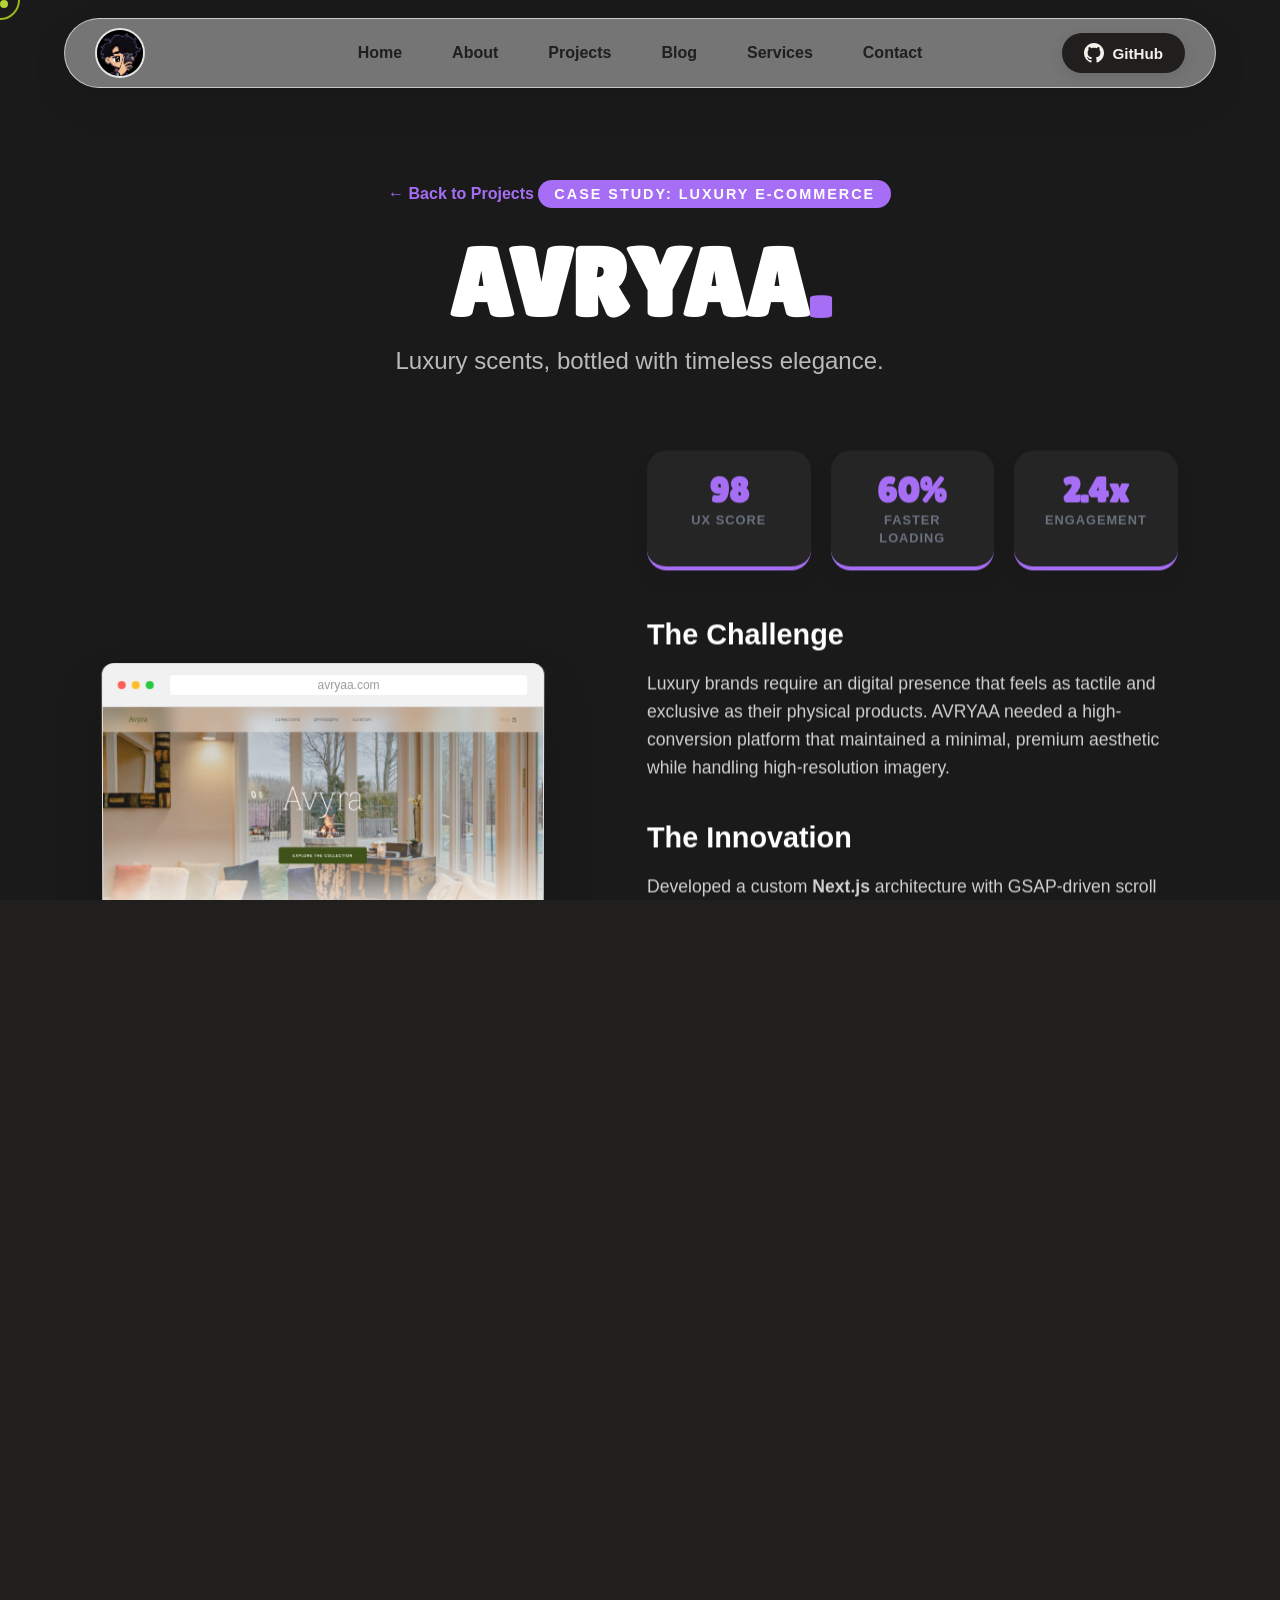
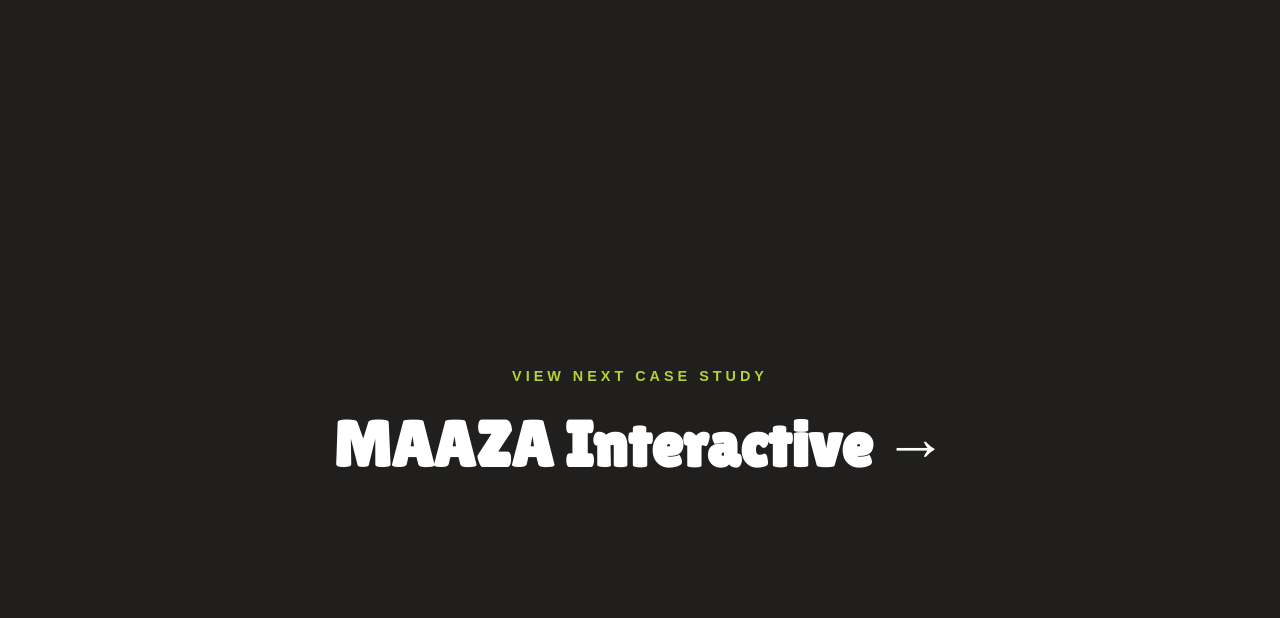
<file: New folder/project2.html>
<!DOCTYPE html>
<html lang="en">
<head>
    <meta charset="UTF-8">
    <meta name="viewport" content="width=device-width, initial-scale=1.0">
    <title>AVRYAA Perfumes | Ayush Sahu</title>
    <link rel="stylesheet" href="style.css">
    <link rel="preconnect" href="https://fonts.googleapis.com">
    <link rel="preconnect" href="https://fonts.gstatic.com" crossorigin>
    <link href="https://fonts.googleapis.com/css2?family=Lilita+One&family=Outfit:wght@300;400;600;800&display=swap" rel="stylesheet">
</head>
<body class="project-2-page">
    <!-- Custom Cursor -->
    <div class="custom-cursor"></div>
    <div class="cursor-aura"></div>

    <!-- Stellar Background -->
    <div class="stellar-background">
        <div class="star-layer"></div>
        <div class="star-layer-alt"></div>
        <div class="violet-star vs-1"></div>
        <div class="violet-star vs-2"></div>
        <div class="violet-star vs-3"></div>
    </div>

    <div class="background-texture"></div>

    <!-- Glassmorphism Navbar (Exact Mirror of index.html) -->
    <nav class="glass-navbar">
        <a href="index.html" class="nav-logo" title="Back to top">
            <img src="./assets/myavatar2.jpeg" alt="Avatar Logo">
        </a>
        <ul class="nav-links">
            <li><a href="index.html#home">Home</a></li>
            <li><a href="index.html#about">About</a></li>
            <li><a href="index.html#projects">Projects</a></li>
            <li><a href="blog.html">Blog</a></li>
            <li><a href="services.html">Services</a></li>
            <li><a href="#" class="open-contact-modal" onclick="event.preventDefault(); document.getElementById('contact-modal').classList.add('active');">Contact</a></li>
        </ul>
        <div class="nav-action">
            <a href="https://github.com/ayushsahu093-hue" target="_blank" class="github-btn">
                <svg xmlns="http://www.w3.org/2000/svg" width="20" height="20" viewBox="0 0 24 24" fill="currentColor"><path d="M12 0c-6.626 0-12 5.373-12 12 0 5.302 3.438 9.8 8.207 11.387.599.111.793-.261.793-.577v-2.234c-3.338.726-4.033-1.416-4.033-1.416-.546-1.387-1.333-1.756-1.333-1.756-1.089-.745.083-.729.083-.729 1.205.084 1.839 1.237 1.839 1.237 1.07 1.834 2.807 1.304 3.492.997.107-.775.418-1.305.762-1.604-2.665-.305-5.467-1.334-5.467-5.931 0-1.311.469-2.381 1.236-3.221-.124-.303-.535-1.524.117-3.176 0 0 1.008-.322 3.301 1.23.957-.266 1.983-.399 3.003-.404 1.02.005 2.047.138 3.006.404 2.291-1.552 3.297-1.23 3.297-1.23.653 1.653.242 2.874.118 3.176.77.84 1.235 1.911 1.235 3.221 0 4.609-2.807 5.624-5.479 5.921.43.372.823 1.102.823 2.222v3.293c0 .319.192.694.801.576 4.765-1.589 8.199-6.086 8.199-11.386 0-6.627-5.373-12-12-12z"/></svg>
                GitHub
            </a>
        </div>
    </nav>

    <div class="page-transition-curtain"></div>

    <!-- Project 2 Case Study Section -->
    <section class="projects-section project-2-theme single-project-view">
        <div class="projects-container">
            <div class="project-header reveal-on-scroll">
                <a href="index.html#projects" class="back-link">← Back to Projects</a>
                <span class="project-category">Case Study: Luxury E-commerce</span>
                <h2 class="project-title">AVRYAA<span class="dot">.</span></h2>
                <p class="project-tagline">Luxury scents, bottled with timeless elegance.</p>
            </div>

            <div class="project-showcase inverse">
                <div class="project-info reveal-on-scroll reveal-left">
                    <div class="stats-grid">
                        <div class="stat-item">
                            <span class="stat-value">98</span>
                            <span class="stat-label">UX Score</span>
                        </div>
                        <div class="stat-item">
                            <span class="stat-value">60%</span>
                            <span class="stat-label">Faster Loading</span>
                        </div>
                        <div class="stat-item">
                            <span class="stat-value">2.4x</span>
                            <span class="stat-label">Engagement</span>
                        </div>
                    </div>

                        <div class="case-study-content">
                            <div class="content-block">
                                <h3>The Challenge</h3>
                                <p>Luxury brands require an digital presence that feels as tactile and exclusive as their physical products. AVRYAA needed a high-conversion platform that maintained a minimal, premium aesthetic while handling high-resolution imagery.</p>
                            </div>
                            
                            <div class="content-block">
                                <h3>The Innovation</h3>
                                <p>Developed a custom <strong>Next.js</strong> architecture with GSAP-driven scroll storytelling. Integrated a bespoke fragrance-finder quiz to personalize the user journey and increase conversion by 40%.</p>
                            </div>

                        <div class="tech-tags">
                            <span>Next.js 15</span>
                            <span>Framer Motion</span>
                            <span>WebGL</span>
                            <span>Stripe SDK</span>
                            <span>GSAP</span>
                        </div>

                        <div class="project-actions">
                            <a href="https://avyraperfumes.netlify.app/" target="_blank" class="live-demo-btn">
                                View Live Project
                                <svg xmlns="http://www.w3.org/2000/svg" width="20" height="20" viewBox="0 0 24 24" fill="none" stroke="currentColor" stroke-width="2" stroke-linecap="round" stroke-linejoin="round"><path d="M18 13v6a2 2 0 0 1-2 2H5a2 2 0 0 1-2-2V8a2 2 0 0 1 2-2h6"></path><polyline points="15 3 21 3 21 9"></polyline><line x1="10" y1="14" x2="21" y2="3"></line></svg>
                            </a>
                            <a href="https://github.com/ayushsahu093-hue/Avyra-perfume" target="_blank" class="github-link-btn">
                                <svg xmlns="http://www.w3.org/2000/svg" width="20" height="20" viewBox="0 0 24 24" fill="currentColor"><path d="M12 0c-6.626 0-12 5.373-12 12 0 5.302 3.438 9.8 8.207 11.387.599.111.793-.261.793-.577v-2.234c-3.338.726-4.033-1.416-4.033-1.416-.546-1.387-1.333-1.756-1.333-1.756-1.089-.745.083-.729.083-.729 1.205.084 1.839 1.237 1.839 1.237 1.07 1.834 2.807 1.304 3.492.997.107-.775.418-1.305.762-1.604-2.665-.305-5.467-1.334-5.467-5.931 0-1.311.469-2.381 1.236-3.221-.124-.303-.535-1.524.117-3.176 0 0 1.008-.322 3.301 1.23.957-.266 1.983-.399 3.003-.404 1.02.005 2.047.138 3.006.404 2.291-1.552 3.297-1.23 3.297-1.23.653 1.653.242 2.874.118 3.176.77.84 1.235 1.911 1.235 3.221 0 4.609-2.807 5.624-5.479 5.921.43.372.823 1.102.823 2.222v3.293c0 .319.192.694.801.576 4.765-1.589 8.199-6.086 8.199-11.386 0-6.627-5.373-12-12-12z"/></svg>
                                View Code
                            </a>
                        </div>
                    </div>
                </div>

                <div class="project-main-image reveal-on-scroll reveal-right">
                    <div class="browser-mockup">
                        <div class="browser-header">
                            <div class="browser-dots">
                                <span class="dot"></span>
                                <span class="dot"></span>
                                <span class="dot"></span>
                            </div>
                            <div class="browser-address">avryaa.com</div>
                        </div>
                        <div class="browser-body">
                            <img src="./projects2/landing page.png" alt="AVRYAA Perfumes" class="mockup-img">
                        </div>
                    </div>
                </div>
            </div>
        </div>
    </section>

    <!-- Contact Modal (Exact Mirror of index.html) -->
    <div class="contact-modal-overlay" id="contact-modal">
        <div class="contact-modal-content">
            <button class="close-modal" onclick="document.getElementById('contact-modal').classList.remove('active');">&times;</button>
            
            <div class="modal-profile">
                <img src="./assets/myavatar2.jpeg" alt="Ayush Sahu" class="modal-avatar">
                <div class="modal-availability">
                    <span class="status-dot"></span> Available for work
                </div>
            </div>
            
            <h3>Connect With Me</h3>
            <p>I'd be happy to connect. Choose your preferred platform:</p>
            
            <div class="modal-options">
                <a href="https://www.linkedin.com/in/aayushsahu2007/" target="_blank" class="modal-btn linkedin-btn">
                    <svg xmlns="http://www.w3.org/2000/svg" width="20" height="20" viewBox="0 0 24 24" fill="currentColor"><path d="M19 0h-14c-2.761 0-5 2.239-5 5v14c0 2.761 2.239 5 5 5h14c2.762 0 5-2.239 5-5v-14c0-2.761-2.238-5-5-5zm-11 19h-3v-11h3v11zm-1.5-12.268c-.966 0-1.75-.79-1.75-1.764s.784-1.764 1.75-1.764 1.75.79 1.75 1.764-.783 1.764-1.75 1.764zm13.5 12.268h-3v-5.604c0-3.368-4-3.113-4 0v5.604h-3v-11h3v1.765c1.396-2.586 7-2.777 7 2.476v6.759z"/></svg>
                    LinkedIn
                </a>
                <a href="https://www.instagram.com/aayxshhh._/" target="_blank" class="modal-btn insta-btn">
                    <svg xmlns="http://www.w3.org/2000/svg" width="20" height="20" viewBox="0 0 24 24" fill="currentColor"><path d="M12 2.163c3.204 0 3.584.012 4.85.07 3.252.148 4.771 1.691 4.919 4.919.058 1.265.069 1.645.069 4.849 0 3.205-.012 3.584-.069 4.849-.149 3.225-1.664 4.771-4.919 4.919-1.266.058-1.644.07-4.85.07-3.204 0-3.584-.012-4.849-.07-3.26-.149-4.771-1.699-4.919-4.92-.058-1.265-.07-1.644-.07-4.849 0-3.204.013-3.583.07-4.849.149-3.227 1.664-4.771 4.919-4.919 1.266-.057 1.645-.069 4.849-.069zM12 0C8.741 0 8.333.014 7.053.072 2.695.272.273 2.69.073 7.052.014 8.333 0 8.741 0 12c0 3.259.014 3.668.072 4.948.2 4.358 2.618 6.78 6.98 6.98C8.333 23.986 8.741 24 12 24c3.259 0 3.668-.014 4.948-.072 4.354-.2 6.782-2.618 6.979-6.98.059-1.28.073-1.689.073-4.948 0-3.259-.014-3.667-.072-4.947-.196-4.354-2.617-6.78-6.979-6.98C15.668.014 15.259 0 12 0zm0 5.838a6.162 6.162 0 100 12.324 6.162 6.162 0 000-12.324zM12 16a4 4 0 110-8 4 4 0 010 8zm3.98-10.869a1.44 1.44 0 11-2.88 0 1.44 1.44 0 012.88 0z"/></svg>
                    Instagram
                </a>
                <a href="mailto:Ayushsahu093@gmail.com" class="modal-btn email-btn">
                    <svg xmlns="http://www.w3.org/2000/svg" width="20" height="20" viewBox="0 0 24 24" fill="currentColor"><path d="M0 3v18h24v-18h-24zm6.623 7.929l-4.623 5.712v-9.458l4.623 3.746zm-4.141-5.929h19.035l-9.517 7.713-9.518-7.713zm5.694 7.188l3.824 3.099 3.83-3.104 5.612 6.817h-18.866l5.6-6.812zm9.201-1.451l4.623-3.747v9.458l-4.623-5.711z"/></svg>
                    Email Me
                </a>
            </div>
            
            <div class="modal-footer-text">
                <svg xmlns="http://www.w3.org/2000/svg" width="14" height="14" viewBox="0 0 24 24" fill="none" stroke="currentColor" stroke-width="2" stroke-linecap="round" stroke-linejoin="round"><circle cx="12" cy="12" r="10"></circle><polyline points="12 6 12 12 16 14"></polyline></svg>
                I typically respond within 24-48 hours
            </div>
        </div>
    </div>

    <!-- Footer -->
    <footer class="footer">
        <div class="footer-content">
            <div class="footer-brand">
                <h3>Ayush<span class="dot">.</span></h3>
                <p>Building the next generation of digital experiences.</p>
            </div>
            <div class="footer-links">
                <a href="index.html#home">Home</a>
                <a href="index.html#about">About</a>
                <a href="index.html#projects">Projects</a>
                <a href="https://github.com/ayushsahu093-hue" target="_blank">GitHub</a>
            </div>
            <div class="footer-bottom">
                <p>&copy; 2026 Ayush Sahu. Crafted with passion.</p>
            </div>
        </div>
    </footer>

    <div class="next-project-gate reveal-on-scroll">
        <a href="project3.html" class="gate-link">
            <span class="gate-label">View Next Case Study</span>
            <h3 class="gate-title">MAAZA Interactive →</h3>
        </a>
    </div>

    <script src="script.js"></script>
</body>
</html>
</file>
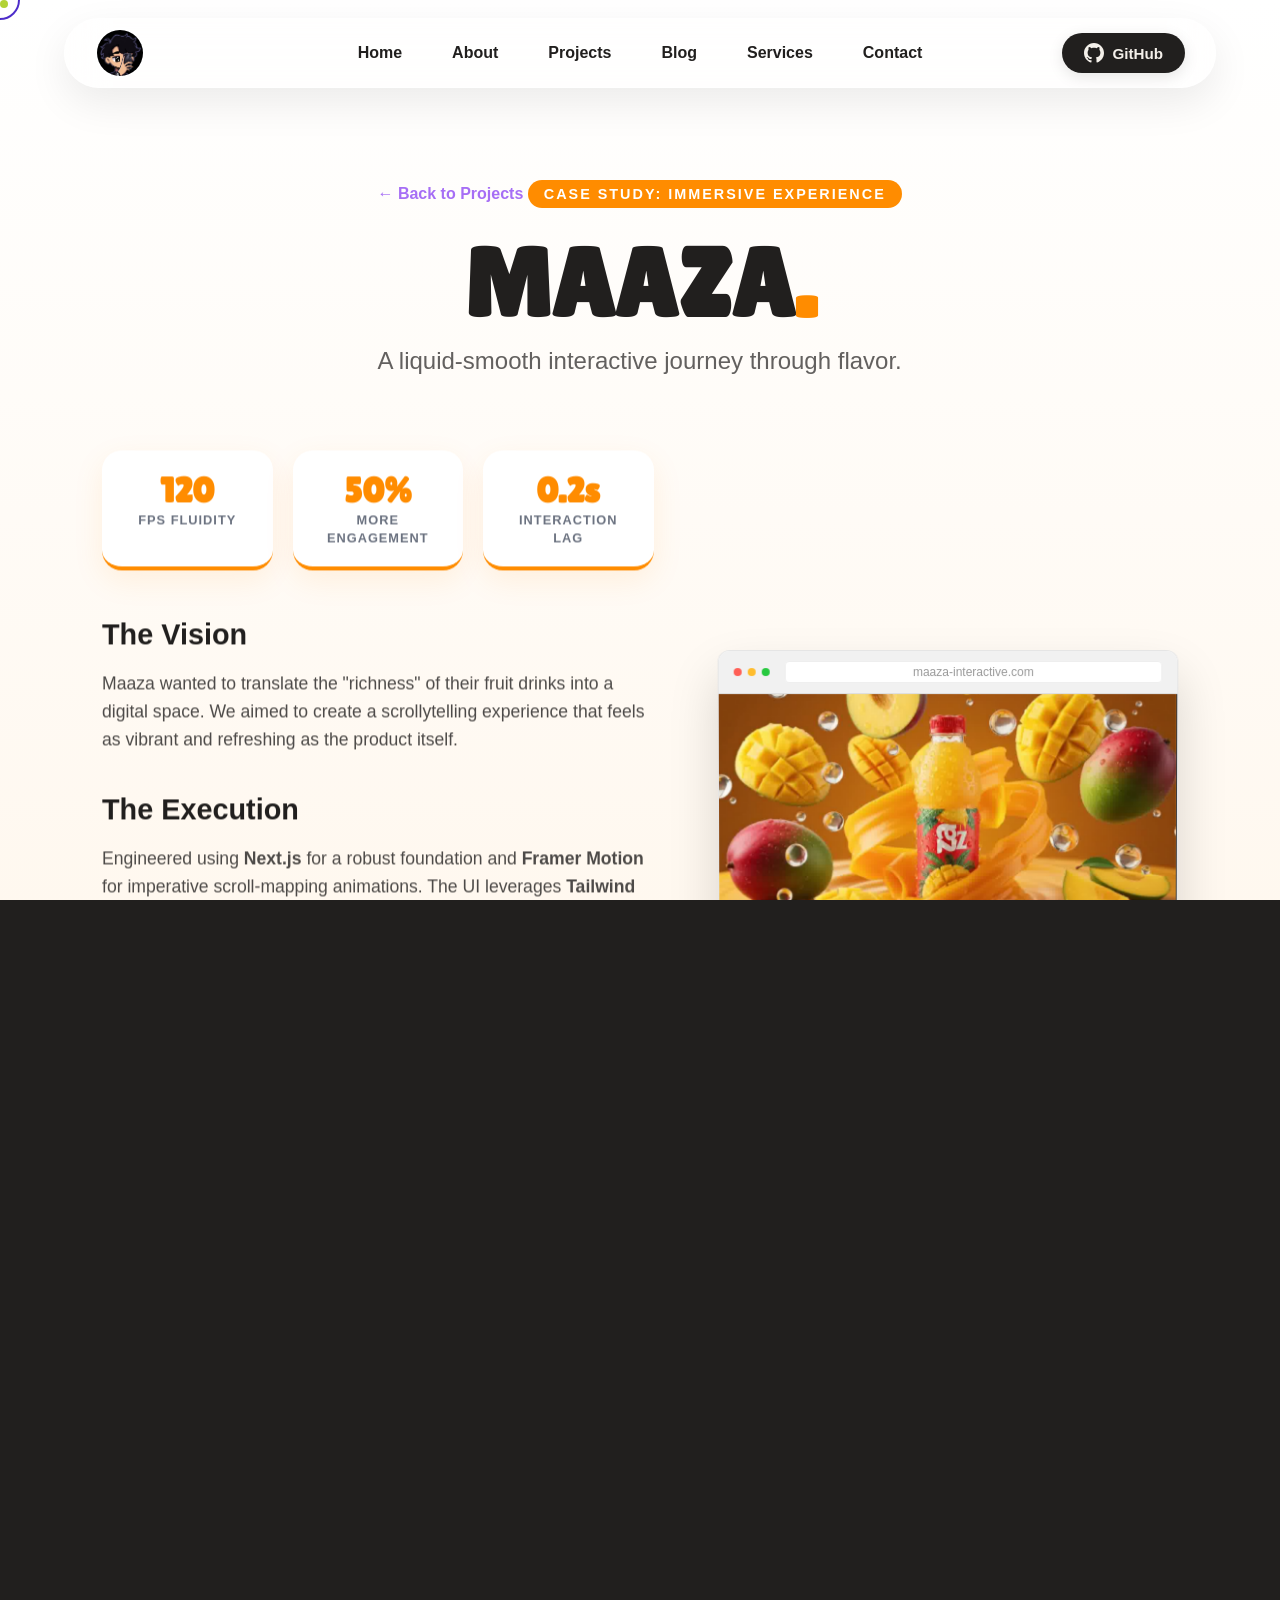
<file: New folder/project3.html>
<!DOCTYPE html>
<html lang="en">
<head>
    <meta charset="UTF-8">
    <meta name="viewport" content="width=device-width, initial-scale=1.0">
    <title>MAAZA Interactive | Ayush Sahu</title>
    <link rel="stylesheet" href="style.css">
    <link rel="preconnect" href="https://fonts.googleapis.com">
    <link rel="preconnect" href="https://fonts.gstatic.com" crossorigin>
    <link href="https://fonts.googleapis.com/css2?family=Lilita+One&family=Outfit:wght@300;400;600;800&display=swap" rel="stylesheet">
</head>
<body class="project-3-page">
    <!-- Custom Cursor -->
    <div class="custom-cursor"></div>
    <div class="cursor-aura"></div>

    <!-- Stellar Background -->
    <div class="stellar-background">
        <div class="star-layer"></div>
        <div class="star-layer-alt"></div>
        <div class="violet-star vs-1"></div>
        <div class="violet-star vs-2"></div>
        <div class="violet-star vs-3"></div>
    </div>

    <div class="background-texture"></div>

    <!-- Glassmorphism Navbar (Exact Mirror of index.html) -->
    <nav class="glass-navbar">
        <a href="index.html" class="nav-logo" title="Back to top">
            <img src="./assets/myavatar2.jpeg" alt="Avatar Logo">
        </a>
        <ul class="nav-links">
            <li><a href="index.html#home">Home</a></li>
            <li><a href="index.html#about">About</a></li>
            <li><a href="index.html#projects">Projects</a></li>
            <li><a href="blog.html">Blog</a></li>
            <li><a href="services.html">Services</a></li>
            <li><a href="#" class="open-contact-modal" onclick="event.preventDefault(); document.getElementById('contact-modal').classList.add('active');">Contact</a></li>
        </ul>
        <div class="nav-action">
            <a href="https://github.com/ayushsahu093-hue" target="_blank" class="github-btn">
                <svg xmlns="http://www.w3.org/2000/svg" width="20" height="20" viewBox="0 0 24 24" fill="currentColor"><path d="M12 0c-6.626 0-12 5.373-12 12 0 5.302 3.438 9.8 8.207 11.387.599.111.793-.261.793-.577v-2.234c-3.338.726-4.033-1.416-4.033-1.416-.546-1.387-1.333-1.756-1.333-1.756-1.089-.745.083-.729.083-.729 1.205.084 1.839 1.237 1.839 1.237 1.07 1.834 2.807 1.304 3.492.997.107-.775.418-1.305.762-1.604-2.665-.305-5.467-1.334-5.467-5.931 0-1.311.469-2.381 1.236-3.221-.124-.303-.535-1.524.117-3.176 0 0 1.008-.322 3.301 1.23.957-.266 1.983-.399 3.003-.404 1.02.005 2.047.138 3.006.404 2.291-1.552 3.297-1.23 3.297-1.23.653 1.653.242 2.874.118 3.176.77.84 1.235 1.911 1.235 3.221 0 4.609-2.807 5.624-5.479 5.921.43.372.823 1.102.823 2.222v3.293c0 .319.192.694.801.576 4.765-1.589 8.199-6.086 8.199-11.386 0-6.627-5.373-12-12-12z"/></svg>
                GitHub
            </a>
        </div>
    </nav>

    <div class="page-transition-curtain"></div>

    <!-- Project 3 Case Study Section -->
    <section class="projects-section project-3-theme single-project-view">
        <div class="projects-container">
            <div class="project-header reveal-on-scroll">
                <a href="index.html#projects" class="back-link">← Back to Projects</a>
                <span class="project-category">Case Study: Immersive Experience</span>
                <h2 class="project-title">MAAZA<span class="dot">.</span></h2>
                <p class="project-tagline">A liquid-smooth interactive journey through flavor.</p>
            </div>

            <div class="project-showcase">
                <div class="project-info reveal-on-scroll reveal-left">
                    <div class="stats-grid">
                        <div class="stat-item">
                            <span class="stat-value">120</span>
                            <span class="stat-label">FPS Fluidity</span>
                        </div>
                        <div class="stat-item">
                            <span class="stat-value">50%</span>
                            <span class="stat-label">More Engagement</span>
                        </div>
                        <div class="stat-item">
                            <span class="stat-value">0.2s</span>
                            <span class="stat-label">Interaction Lag</span>
                        </div>
                    </div>

                    <div class="case-study-content">
                        <div class="content-block">
                            <h3>The Vision</h3>
                            <p>Maaza wanted to translate the "richness" of their fruit drinks into a digital space. We aimed to create a scrollytelling experience that feels as vibrant and refreshing as the product itself.</p>
                        </div>
                        
                        <div class="content-block">
                            <h3>The Execution</h3>
                            <p>Engineered using <strong>Next.js</strong> for a robust foundation and <strong>Framer Motion</strong> for imperative scroll-mapping animations. The UI leverages <strong>Tailwind CSS</strong> for rapid, utility-first styling and <strong>Lucide React</strong> for a consistent, beautiful icon set.</p>
                        </div>

                        <div class="tech-tags">
                            <span>Next.js</span>
                            <span>Framer Motion</span>
                            <span>Tailwind CSS</span>
                            <span>Lucide React</span>
                            <span>React Context</span>
                        </div>

                        <div class="project-actions">
                            <a href="https://maazza.netlify.app/" target="_blank" class="live-demo-btn">
                                View Live Project
                                <svg xmlns="http://www.w3.org/2000/svg" width="20" height="20" viewBox="0 0 24 24" fill="none" stroke="currentColor" stroke-width="2" stroke-linecap="round" stroke-linejoin="round"><path d="M18 13v6a2 2 0 0 1-2 2H5a2 2 0 0 1-2-2V8a2 2 0 0 1 2-2h6"></path><polyline points="15 3 21 3 21 9"></polyline><line x1="10" y1="14" x2="21" y2="3"></line></svg>
                            </a>
                            <a href="https://github.com/ayushsahu093-hue/kaza" target="_blank" class="github-link-btn">
                                <svg xmlns="http://www.w3.org/2000/svg" width="20" height="20" viewBox="0 0 24 24" fill="currentColor"><path d="M12 0c-6.626 0-12 5.373-12 12 0 5.302 3.438 9.8 8.207 11.387.599.111.793-.261.793-.577v-2.234c-3.338.726-4.033-1.416-4.033-1.416-.546-1.387-1.333-1.756-1.333-1.756-1.089-.745.083-.729.083-.729 1.205.084 1.839 1.237 1.839 1.237 1.07 1.834 2.807 1.304 3.492.997.107-.775.418-1.305.762-1.604-2.665-.305-5.467-1.334-5.467-5.931 0-1.311.469-2.381 1.236-3.221-.124-.303-.535-1.524.117-3.176 0 0 1.008-.322 3.301 1.23.957-.266 1.983-.399 3.003-.404 1.02.005 2.047.138 3.006.404 2.291-1.552 3.297-1.23 3.297-1.23.653 1.653.242 2.874.118 3.176.77.84 1.235 1.911 1.235 3.221 0 4.609-2.807 5.624-5.479 5.921.43.372.823 1.102.823 2.222v3.293c0 .319.192.694.801.576 4.765-1.589 8.199-6.086 8.199-11.386 0-6.627-5.373-12-12-12z"/></svg>
                                View Code
                            </a>
                        </div>
                    </div>
                </div>

                <div class="project-main-image reveal-on-scroll reveal-right">
                    <div class="browser-mockup">
                        <div class="browser-header">
                            <div class="browser-dots">
                                <span class="dot"></span>
                                <span class="dot"></span>
                                <span class="dot"></span>
                            </div>
                            <div class="browser-address">maaza-interactive.com</div>
                        </div>
                        <div class="browser-body">
                            <img src="./projects3/landing page.png" alt="MAAZA Interactive" class="mockup-img">
                        </div>
                    </div>
                </div>
            </div>
        </div>
    </section>

    <!-- Contact Modal -->
    <div class="contact-modal-overlay" id="contact-modal">
        <div class="contact-modal-content">
            <button class="close-modal" onclick="document.getElementById('contact-modal').classList.remove('active');">&times;</button>
            <div class="modal-profile">
                <img src="./assets/myavatar2.jpeg" alt="Ayush Sahu" class="modal-avatar">
                <div class="modal-availability">
                    <span class="status-dot"></span> Available for work
                </div>
            </div>
            <h3>Connect With Me</h3>
            <div class="modal-options">
                <a href="https://www.linkedin.com/in/aayushsahu2007/" target="_blank" class="modal-btn linkedin-btn">LinkedIn</a>
                <a href="https://www.instagram.com/aayxshhh._/" target="_blank" class="modal-btn insta-btn">Instagram</a>
                <a href="mailto:Ayushsahu093@gmail.com" class="modal-btn email-btn">Email Me</a>
            </div>
        </div>
    </div>

    <!-- Footer -->
    <footer class="footer">
        <div class="footer-content">
            <div class="footer-brand">
                <h3>Ayush<span class="dot">.</span></h3>
                <p>Building the next generation of digital experiences.</p>
            </div>
            <div class="footer-links">
                <a href="index.html#home">Home</a>
                <a href="index.html#about">About</a>
                <a href="index.html#projects">Projects</a>
                <a href="https://github.com/ayushsahu093-hue" target="_blank">GitHub</a>
            </div>
        </div>
    </footer>

    <script src="script.js"></script>
</body>
</html>
</file>
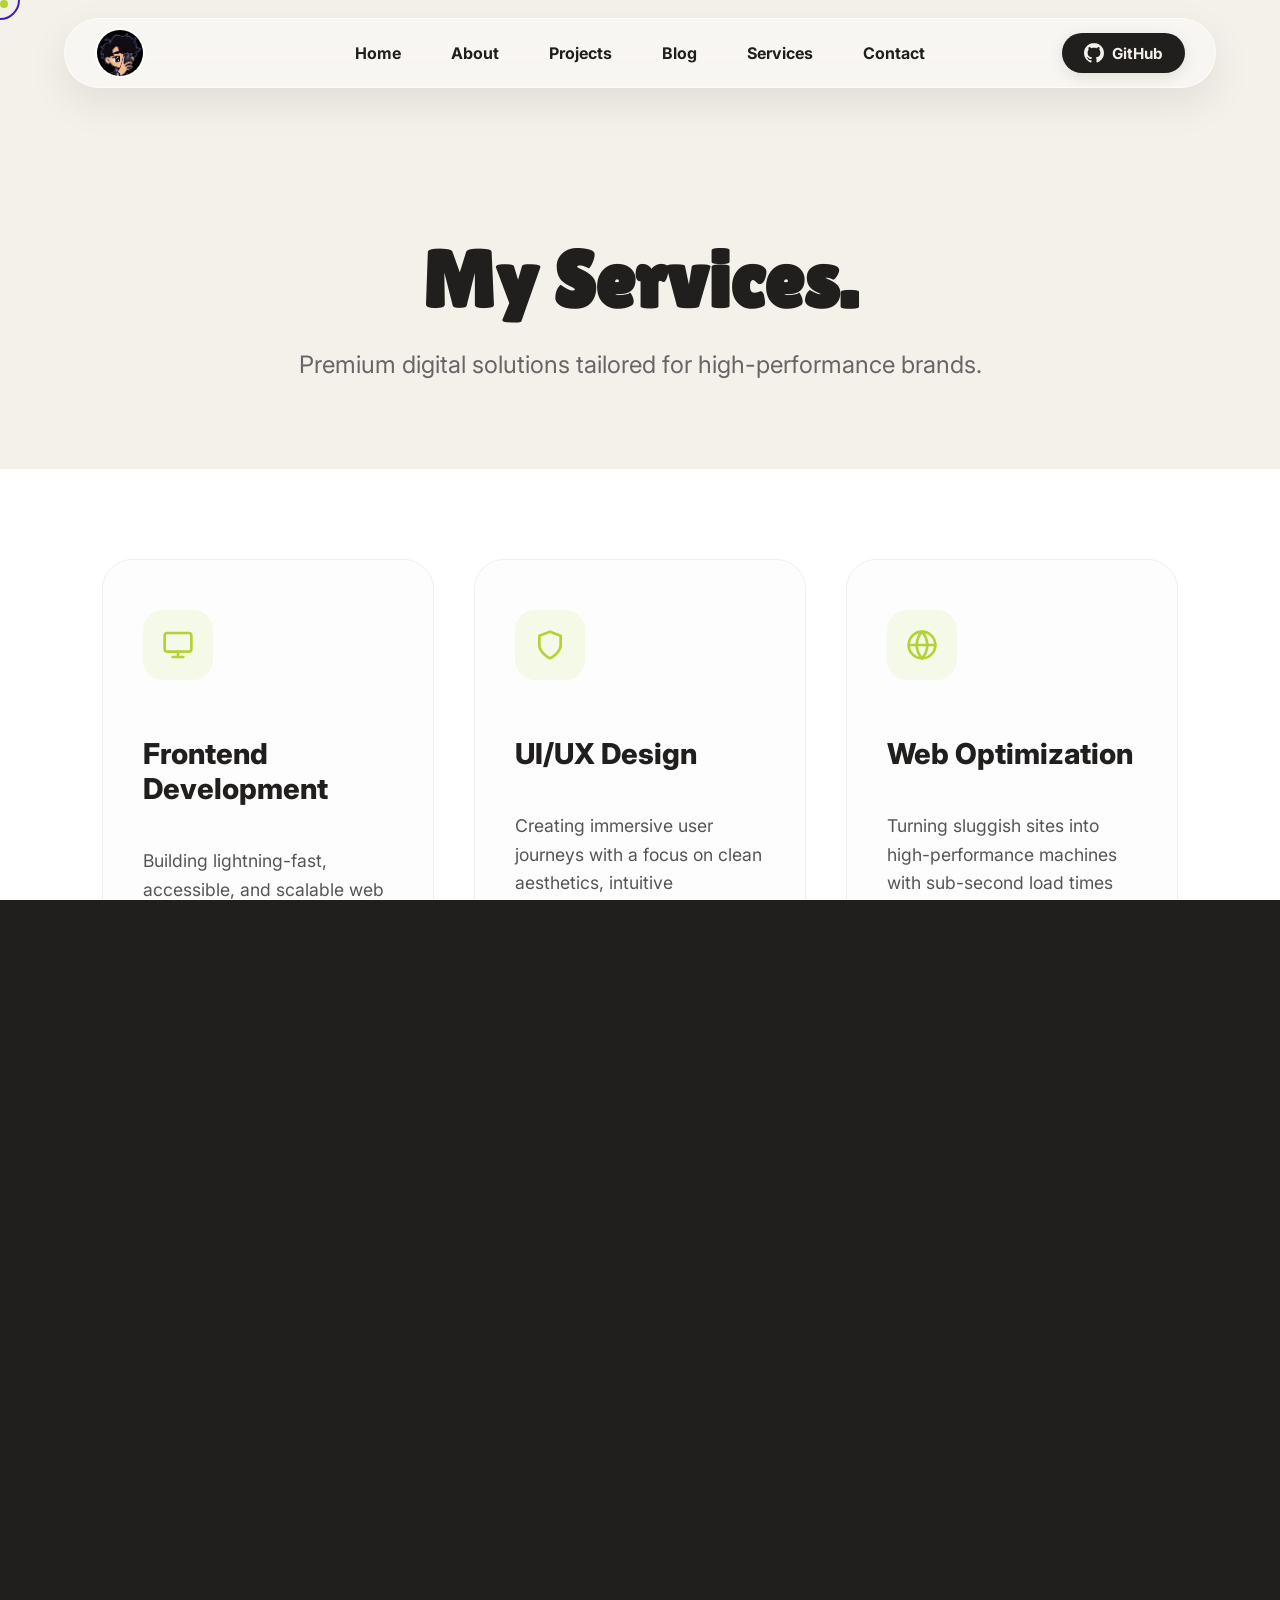
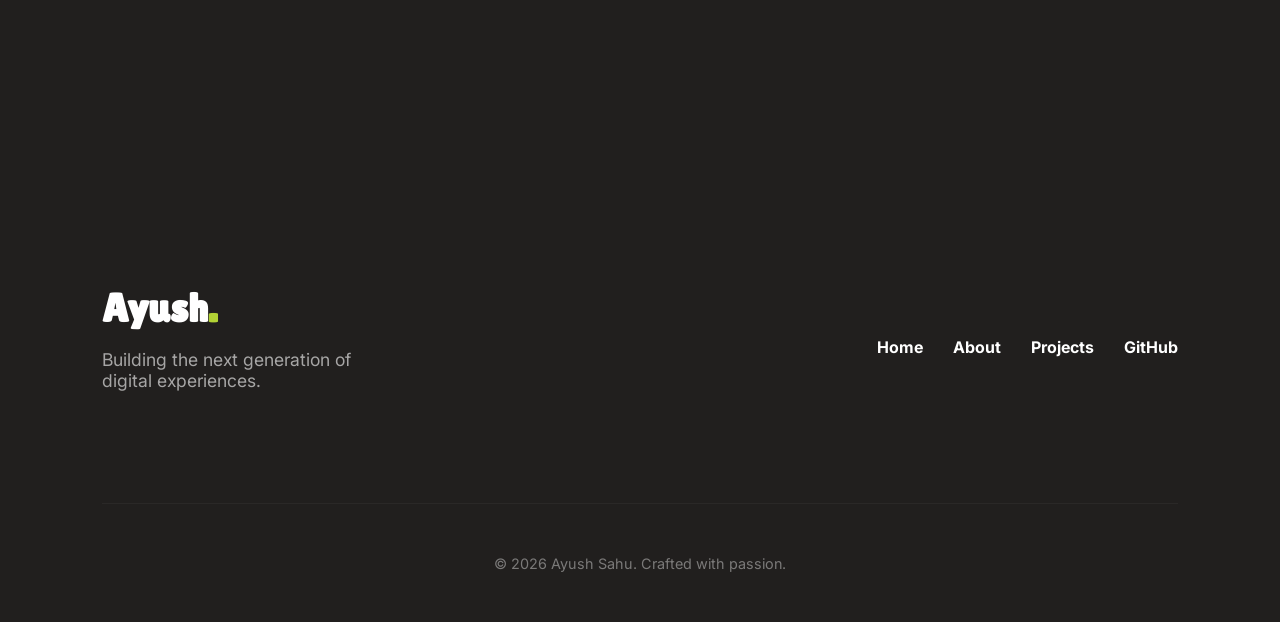
<file: New folder/services.html>
<!DOCTYPE html>
<html lang="en">
<head>
    <meta charset="UTF-8">
    <meta name="viewport" content="width=device-width, initial-scale=1.0">
    <title>Services - Ayush Sahu</title>
    <link rel="preconnect" href="https://fonts.googleapis.com">
    <link rel="preconnect" href="https://fonts.gstatic.com" crossorigin>
    <link href="https://fonts.googleapis.com/css2?family=Caveat:wght@600&family=Lilita+One&family=Inter:wght@500;700;800&display=swap" rel="stylesheet">
    <link rel="stylesheet" href="style.css">
</head>
<body class="services-page">
    <!-- Custom Cursor -->
    <div class="custom-cursor"></div>
    <div class="cursor-aura"></div>

    <!-- Stellar Background -->
    <div class="stellar-background">
        <div class="star-layer"></div>
        <div class="star-layer-alt"></div>
        <div class="violet-star vs-1"></div>
        <div class="violet-star vs-2"></div>
        <div class="violet-star vs-3"></div>
    </div>

    <div class="background-texture"></div>

    <!-- Glassmorphism Navbar -->
    <nav class="glass-navbar">
        <a href="index.html#home" class="nav-logo" title="Back to home">
            <img src="./assets/myavatar2.jpeg" alt="Avatar Logo">
        </a>
        <ul class="nav-links">
            <li><a href="index.html#home">Home</a></li>
            <li><a href="index.html#about">About</a></li>
            <li><a href="index.html#projects">Projects</a></li>
            <li><a href="blog.html" class="transition-link">Blog</a></li>
            <li><a href="services.html" class="transition-link active">Services</a></li>
            <li><a href="#" class="transition-link open-contact-modal"
                    onclick="event.preventDefault(); document.getElementById('contact-modal').classList.add('active');">Contact</a>
            </li>
        </ul>
        <div class="nav-action">
            <a href="https://github.com/ayushsahu093-hue" target="_blank" class="github-btn">
                <svg xmlns="http://www.w3.org/2000/svg" width="20" height="20" viewBox="0 0 24 24" fill="currentColor">
                    <path
                        d="M12 0c-6.626 0-12 5.373-12 12 0 5.302 3.438 9.8 8.207 11.387.599.111.793-.261.793-.577v-2.234c-3.338.726-4.042-1.416-4.042-1.416-.546-1.387-1.333-1.756-1.333-1.756-1.089-.745.083-.729.083-.729 1.205.084 1.839 1.237 1.839 1.237 1.07 1.834 2.807 1.304 3.492.997.107-.775.418-1.305.762-1.604-2.665-.305-5.467-1.334-5.467-5.931 0-1.311.469-2.381 1.236-3.221-.124-.303-.535-1.524.117-3.176 0 0 1.008-.322 3.301 1.23.957-.266 1.983-.399 3.003-.404 1.02.005 2.047.138 3.006.404 2.291-1.552 3.297-1.23 3.297-1.23.653 1.653.242 2.874.118 3.176.77.84 1.235 1.911 1.235 3.221 0 4.609-2.807 5.624-5.479 5.921.43.372.823 1.102.823 2.222v3.293c0 .319.192.694.801.576 4.765-1.589 8.199-6.086 8.199-11.386 0-6.627-5.373-12-12-12z" />
                </svg>
                GitHub
            </a>
        </div>
    </nav>

    <main class="services-main">
        <header class="services-hero">
            <div class="container">
                <h1 class="services-title reveal-on-scroll">My Services<span class="dot">.</span></h1>
                <p class="services-subtitle reveal-on-scroll">Premium digital solutions tailored for high-performance brands.</p>
            </div>
        </header>

        <section class="services-grid-section">
            <div class="services-container">
                <div class="service-card reveal-on-scroll">
                    <div class="service-icon">
                        <svg xmlns="http://www.w3.org/2000/svg" width="32" height="32" viewBox="0 0 24 24" fill="none" stroke="currentColor" stroke-width="2" stroke-linecap="round" stroke-linejoin="round"><rect width="20" height="14" x="2" y="3" rx="2"/><line x1="8" x2="16" y1="21" y2="21"/><line x1="12" x2="12" y1="17" y2="21"/></svg>
                    </div>
                    <h2>Frontend Development</h2>
                    <p>Building lightning-fast, accessible, and scalable web applications using React, Next.js, and modern JS ecosystems.</p>
                    <ul class="service-list">
                        <li>Next.js / React Apps</li>
                        <li>Interactive UI Components</li>
                        <li>Performance Optimization</li>
                    </ul>
                </div>

                <div class="service-card reveal-on-scroll">
                    <div class="service-icon">
                        <svg xmlns="http://www.w3.org/2000/svg" width="32" height="32" viewBox="0 0 24 24" fill="none" stroke="currentColor" stroke-width="2" stroke-linecap="round" stroke-linejoin="round"><path d="M12 22s8-4 8-10V5l-8-3-8 3v7c0 6 8 10 8 10"/></svg>
                    </div>
                    <h2>UI/UX Design</h2>
                    <p>Creating immersive user journeys with a focus on clean aesthetics, intuitive navigation, and high conversion.</p>
                    <ul class="service-list">
                        <li>Modern Landing Pages</li>
                        <li>User Experience Audit</li>
                        <li>Design Systems</li>
                    </ul>
                </div>

                <div class="service-card reveal-on-scroll">
                    <div class="service-icon">
                        <svg xmlns="http://www.w3.org/2000/svg" width="32" height="32" viewBox="0 0 24 24" fill="none" stroke="currentColor" stroke-width="2" stroke-linecap="round" stroke-linejoin="round"><circle cx="12" cy="12" r="10"/><line x1="2" y1="12" x2="22" y2="12"/><path d="M12 2a15.3 15.3 0 0 1 4 10 15.3 15.3 0 0 1-4 10 15.3 15.3 0 0 1-4-10 15.3 15.3 0 0 1 4-10z"/></svg>
                    </div>
                    <h2>Web Optimization</h2>
                    <p>Turning sluggish sites into high-performance machines with sub-second load times and perfect SEO scores.</p>
                    <ul class="service-list">
                        <li>SEO Strategy</li>
                        <li>Core Web Vitals Fix</li>
                        <li>Responsive Refactoring</li>
                    </ul>
                </div>
            </div>
        </section>

        <!-- CTA Section -->
        <section class="services-cta reveal-on-scroll">
            <div class="cta-content">
                <h2>Ready to launch your project?</h2>
                <p>Let's collaborate to build something extraordinary.</p>
                <button class="glass-button open-contact-modal" onclick="document.getElementById('contact-modal').classList.add('active');">Get in touch</button>
            </div>
        </section>
    </main>

    <!-- Footer -->
    <footer class="footer">
        <div class="footer-content">
            <div class="footer-brand">
                <h3>Ayush<span class="dot">.</span></h3>
                <p>Building the next generation of digital experiences.</p>
            </div>
            <div class="footer-links">
                <a href="index.html#home" class="transition-link">Home</a>
                <a href="index.html#about" class="transition-link">About</a>
                <a href="index.html#projects" class="transition-link">Projects</a>
                <a href="https://github.com/ayushsahu093-hue" target="_blank">GitHub</a>
            </div>
            <div class="footer-bottom">
                <p>&copy; 2026 Ayush Sahu. Crafted with passion.</p>
            </div>
        </div>
    </footer>

    <div class="page-transition-curtain"></div>

    <!-- Contact Modal -->
    <div id="contact-modal" class="contact-modal-overlay">
        <div class="contact-modal-content">
            <button class="close-modal" onclick="document.getElementById('contact-modal').classList.remove('active');">&times;</button>
            
            <div class="modal-profile">
                <img src="./assets/myavatar2.jpeg" alt="Ayush Avatar" class="modal-avatar">
                <div class="modal-availability">
                    <span class="status-dot"></span>
                    Available for work
                </div>
            </div>

            <div class="modal-header">
                <h2>Connect With Me</h2>
                <p>I'd be happy to connect. Choose your preferred platform:</p>
            </div>

            <div class="modal-options">
                <a href="https://www.linkedin.com/in/aayushsahu2007/" target="_blank" class="modal-btn linkedin-btn">
                    <svg xmlns="http://www.w3.org/2000/svg" width="20" height="20" viewBox="0 0 24 24" fill="currentColor"><path d="M19 0h-14c-2.761 0-5 2.239-5 5v14c0 2.761 2.239 5 5 5h14c2.762 0 5-2.239 5-5v-14c0-2.761-2.238-5-5-5zm-11 19h-3v-11h3v11zm-1.5-12.268c-.966 0-1.75-.79-1.75-1.764s.784-1.764 1.75-1.764 1.75.79 1.75 1.764-.783 1.764-1.75 1.764zm13.5 12.268h-3v-5.604c0-3.368-4-3.113-4 0v5.604h-3v-11h3v1.765c1.396-2.586 7-2.777 7 2.476v6.759z"/></svg>
                    LinkedIn
                </a>
                <a href="https://www.instagram.com/aayxshhh._/" target="_blank" class="modal-btn insta-btn">
                    <svg xmlns="http://www.w3.org/2000/svg" width="20" height="20" viewBox="0 0 24 24" fill="currentColor"><path d="M12 2.163c3.204 0 3.584.012 4.85.07 1.366.062 2.633.332 3.608 1.308.975.975 1.245 2.242 1.308 3.608.058 1.266.07 1.646.07 4.85s-.012 3.584-.07 4.85c-.063 1.366-.333 2.633-1.308 3.608-.975.975-2.242 1.246-3.608 1.308-1.266.058-1.646.07-4.85.07s-3.584-.012-4.85-.07c-1.366-.062-2.633-.332-3.608-1.308-.975-.975-1.245-2.242-1.308-3.608-.058-1.266-.07-1.646-.07-4.85s.012-3.584.07-4.85c.063-1.366.333-2.633 1.308-3.608.975-.975 2.242-1.246 3.608-1.308 1.266-.058 1.646-.07 4.85-.07zm0-2.163c-3.259 0-3.667.014-4.947.072-1.366.062-2.633.333-3.608 1.308-.975.975-1.246 2.242-1.308 3.608-.058 1.28-.072 1.688-.072 4.947s.014 3.667.072 4.947c.062 1.366.333 2.633 1.308 3.608.975.975 2.242 1.246 3.608 1.308 1.28.058 1.688.072 4.947.072s3.667-.014 4.947-.072c1.366-.062 2.633-.333 3.608-1.308.975-.975 1.246-2.242 1.308-3.608.058-1.28.072-1.688.072-4.947s-.014-3.667-.072-4.947c-.062-1.366-.333-2.633-1.308-3.608-.975-.975-2.242-1.246-3.608-1.308-1.28-.058-1.688-.072-4.947-.072zm0 5.838c-3.403 0-6.162 2.759-6.162 6.162s2.759 6.163 6.162 6.163 6.162-2.759 6.162-6.163-2.759-6.162-6.162-6.162zm0 10.162c-2.209 0-4-1.79-4-4 0-2.209 1.791-4 4-4s4 1.791 4 4c0 2.21-1.791 4-4 4zm6.406-11.845c-.796 0-1.441.645-1.441 1.44s.645 1.44 1.441 1.44c.795 0 1.439-.645 1.439-1.44s-.644-1.44-1.439-1.44z"/></svg>
                    Instagram
                </a>
                <a href="mailto:ayushsahu093@gmail.com" class="modal-btn email-btn">
                    <svg xmlns="http://www.w3.org/2000/svg" width="20" height="20" viewBox="0 0 24 24" fill="none" stroke="currentColor" stroke-width="2" stroke-linecap="round" stroke-linejoin="round"><rect width="20" height="16" x="2" y="4" rx="2"/><path d="m22 7-8.97 5.7a1.94 1.94 0 0 1-2.06 0L2 7"/></svg>
                    Email Me
                </a>
            </div>
            
            <div class="modal-response-time">
                <svg xmlns="http://www.w3.org/2000/svg" width="16" height="16" viewBox="0 0 24 24" fill="none" stroke="currentColor" stroke-width="2" stroke-linecap="round" stroke-linejoin="round"><circle cx="12" cy="12" r="10"/><polyline points="12 6 12 12 16 14"/></svg>
                I typically respond within 24-48 hours
            </div>
        </div>
    </div>

    <script src="script.js"></script>
</body>
</html>
</file>
<file: New folder/style.css>
:root {
    --green: #b2d235;
    --dark: #211f1e;
    --off-white: #f4f0ea;
}

body,
html {
    margin: 0;
    padding: 0;
    width: 100%;
    overflow-x: hidden;
    font-family: 'Inter', sans-serif;
    background-color: var(--off-white);
    scroll-behavior: smooth;
}

.hero-section {
    position: relative;
    width: 100%;
    height: 100vh;
    overflow: hidden;
}

/* Crumpled paper texture background */
.background-texture {
    position: fixed;
    top: 0;
    left: 0;
    width: 100%;
    height: 100vh;
    background-image: url('https://www.transparenttextures.com/patterns/crumpled-paper.png');
    opacity: 0.6;
    z-index: -1;
    pointer-events: none;
    mix-blend-mode: multiply;
}

.main-container {
    position: relative;
    width: 100%;
    height: 100%;
}

/* Giant Text Container */
.giant-text {
    font-family: 'Lilita One', cursive;
    font-size: 15vw;
    color: var(--dark);
    position: absolute;
    z-index: 1;
    display: flex;
    white-space: nowrap;
    top: 42%;
    left: 50%;
    transform: translate(-50%, -50%);
    margin: 0;
    user-select: none;
}

.giant-text span {
    display: inline-block;
    text-shadow: 3px 5px 15px rgba(0, 0, 0, 0.08);
    transition: transform 0.3s ease;
}

.giant-text span:hover {
    transform: scale(1.05) translateY(-5px) !important;
    color: var(--green);
}

/* Staggered letter rotations */
.l-p {
    transform: translateY(1vh) rotate(-4deg);
}

.l-o1 {
    transform: translateY(-2vh) rotate(6deg);
}

.l-r {
    transform: translateY(1vh) rotate(-3deg);
}

.l-t {
    transform: translateY(-1vh) rotate(5deg);
}

.l-f {
    transform: translateY(2vh) rotate(-6deg);
}

.l-o2 {
    transform: translateY(-1vh) rotate(4deg);
}

.l-l {
    transform: translateY(1vh) rotate(-3deg);
}

.l-i {
    transform: translateY(2vh) rotate(5deg);
}

.l-o3 {
    transform: translateY(-1vh) rotate(-4deg);
}

.year-text {
    color: var(--green);
    font-size: 6vw;
    position: absolute;
    top: -2vw;
    right: -4vw;
    transform: rotate(12deg);
    text-shadow: none;
}

/* Avatar styling */
.hero-avatar {
    position: absolute;
    z-index: 10;
    height: 65vh;
    bottom: 18vh;
    /* Stands over the green section */
    left: 50%;
    transform: translateX(-50%);
    filter: drop-shadow(0px 10px 15px rgba(0, 0, 0, 0.2));
    object-fit: contain;
    pointer-events: none;
}

.avatar-shadow {
    position: absolute;
    bottom: 17.5vh;
    left: 50%;
    transform: translateX(-50%);
    width: 25vw;
    height: 4vh;
    background: radial-gradient(ellipse at center, rgba(0, 0, 0, 0.3) 0%, rgba(0, 0, 0, 0) 70%);
    z-index: 9;
    pointer-events: none;
}

/* Bottom Text Elements */
.name-text {
    position: absolute;
    left: 8vw;
    bottom: 28vh;
    font-weight: 800;
    font-size: 2.5rem;
    color: var(--dark);
    z-index: 5;
    letter-spacing: -0.02em;
}

/* Glassmorphism Card */
.glass-card {
    position: absolute;
    right: 8vw;
    bottom: 22vh;
    /* Moved down slightly as requested */
    background: rgba(255, 255, 255, 0.4);
    backdrop-filter: blur(15px);
    -webkit-backdrop-filter: blur(15px);
    border: 1px solid rgba(255, 255, 255, 0.6);
    border-radius: 20px;
    padding: 25px 35px;
    box-shadow: 0 10px 30px rgba(0, 0, 0, 0.08);
    z-index: 5;
    transition: transform 0.3s ease;
}

.glass-card:hover {
    transform: translateY(-5px);
}

.glass-card ul {
    list-style: none;
    padding: 0;
    margin: 0;
}

.glass-card li {
    font-weight: 700;
    color: var(--dark);
    font-size: 1.1rem;
    line-height: 1.8;
    text-align: left;
    position: relative;
    padding-left: 1.8rem;
}

.glass-card li::before {
    content: "•";
    position: absolute;
    left: 0;
    color: var(--green);
    font-size: 1.8rem;
    line-height: 1;
    top: 1px;
}

/* Torn Edge and Green Section */
.green-section-wrapper {
    position: absolute;
    bottom: 0;
    left: 0;
    width: 100%;
    height: 25vh;
    z-index: 2;
}

.torn-edge {
    width: 100%;
    height: 5vh;
    background-color: var(--green);
    /* Realistic jagged mask pattern */
    clip-path: polygon(0% 100%, 100% 100%, 100% 60%,
            98% 30%, 96% 80%, 93% 40%, 89% 85%, 86% 35%, 82% 75%, 79% 25%, 76% 90%, 72% 45%, 68% 80%,
            64% 20%, 60% 85%, 57% 45%, 53% 95%, 49% 30%, 46% 80%, 42% 40%, 39% 90%, 35% 25%, 31% 75%,
            27% 40%, 24% 95%, 20% 35%, 16% 85%, 12% 25%, 9% 80%, 5% 40%, 2% 85%, 0% 55%);
    margin-bottom: -1px;
}

.green-section {
    width: 100%;
    height: 20vh;
    background-color: var(--green);
    position: relative;
}

.buttons-container {
    width: 100%;
    display: flex;
    justify-content: space-between;
    padding: 0 12vw;
    align-items: center;
    position: absolute;
    top: 50%;
    transform: translateY(-50%);
    box-sizing: border-box;
    z-index: 10;
}

.glass-button {
    background: rgba(255, 255, 255, 0.35);
    backdrop-filter: blur(12px);
    -webkit-backdrop-filter: blur(12px);
    border: 1px solid rgba(255, 255, 255, 0.8);
    border-radius: 50px;
    padding: 18px 45px;
    font-family: 'Inter', sans-serif;
    font-weight: 800;
    font-size: 1.15rem;
    color: var(--dark);
    cursor: pointer;
    box-shadow: 0 8px 25px rgba(0, 0, 0, 0.1), inset 0 2px 15px rgba(255, 255, 255, 0.6);
    transition: all 0.3s cubic-bezier(0.25, 0.8, 0.25, 1);
    text-transform: uppercase;
    letter-spacing: 0.05em;
    text-decoration: none;
    display: inline-flex;
    align-items: center;
    justify-content: center;
}

.glass-button:hover {
    background: rgba(255, 255, 255, 0.65);
    transform: translateY(-4px);
    box-shadow: 0 12px 30px rgba(0, 0, 0, 0.15), inset 0 2px 20px rgba(255, 255, 255, 0.9);
}

/* Floating Stars */
.star {
    position: absolute;
    z-index: 5;
}

@keyframes float1 {

    0%,
    100% {
        transform: translateY(0) rotate(0deg);
    }

    50% {
        transform: translateY(-20px) rotate(15deg);
    }
}

@keyframes float2 {
    0%, 100% {
        transform: translateY(0) rotate(0deg) scale(1);
    }
    50% {
        transform: translateY(-30px) rotate(20deg) scale(1.1);
    }
}

@keyframes float3 {

    0%,
    100% {
        transform: translateY(0) rotate(0deg);
    }

    50% {
        transform: translateY(-10px) rotate(-10deg);
    }
}

.star-1 {
    top: 15vh;
    left: 10vw;
    width: 90px;
    height: 90px;
    animation: float1 4s ease-in-out infinite;
}

.star-3 {
    bottom: 8vh;
    right: 10vw;
    width: 55px;
    height: 55px;
    z-index: 10;
    /* Above green section */
    animation: float3 3.5s ease-in-out infinite;
}

.star-5 {
    position: absolute;
    bottom: 5vh;
    left: 5vw;
    width: 80px;
    height: 80px;
    animation: float2 8s ease-in-out infinite reverse;
    z-index: 0;
}

/* Glassmorphism Navbar */
.glass-navbar {
    position: fixed;
    top: 2vh;
    left: 50%;
    transform: translateX(-50%);
    width: 90%;
    max-width: 1200px;
    height: 70px;
    background: rgba(255, 255, 255, 0.4);
    backdrop-filter: blur(15px);
    -webkit-backdrop-filter: blur(15px);
    border: 1px solid rgba(255, 255, 255, 0.6);
    border-radius: 50px;
    display: grid;
    grid-template-columns: 1fr auto 1fr;
    align-items: center;
    padding: 0 30px;
    box-shadow: 0 8px 32px rgba(0, 0, 0, 0.1);
    z-index: 100;
}

.nav-logo {
    justify-self: start;
    display: flex;
    align-items: center;
}

.nav-logo img {
    height: 50px;
    width: 50px;
    border-radius: 50%;
    object-fit: cover;
    border: 2px solid rgba(255, 255, 255, 0.8);
    transition: transform 0.3s ease;
}

.nav-logo img:hover {
    transform: scale(1.1) rotate(5deg);
}

.nav-links {
    list-style: none;
    display: flex;
    gap: 30px;
    margin: 0;
    padding: 0;
    justify-self: center;
}

.nav-action {
    justify-self: end;
    display: flex;
    align-items: center;
}

.github-btn {
    display: flex;
    align-items: center;
    gap: 8px;
    background: var(--dark);
    color: var(--off-white);
    padding: 10px 22px;
    border-radius: 30px;
    text-decoration: none;
    font-family: 'Inter', sans-serif;
    font-weight: 700;
    font-size: 0.95rem;
    transition: all 0.3s ease;
    box-shadow: 0 4px 15px rgba(0, 0, 0, 0.1);
}

.github-btn:hover {
    background: var(--green);
    color: var(--dark);
    transform: translateY(-2px);
    box-shadow: 0 6px 20px rgba(0, 0, 0, 0.15);
}

.nav-links li a {
    text-decoration: none;
    font-family: 'Inter', sans-serif;
    font-weight: 700;
    color: var(--dark);
    font-size: 1rem;
    transition: color 0.3s ease;
    padding: 10px;
}

.nav-links li a:hover {
    color: var(--green);
}

/* Responsive Design */
@media (max-width: 1024px) {
    .giant-text {
        font-size: 16vw;
        top: 40%;
    }

    .hero-avatar {
        height: 55vh;
        bottom: 19vh;
    }

    .avatar-shadow {
        bottom: 18vh;
        width: 35vw;
    }

    .buttons-container {
        padding: 0 8vw;
    }

    .name-text {
        font-size: 2rem;
    }
}

@media (max-width: 768px) {
    .glass-navbar {
        top: 1vh;
        width: 95%;
        height: 60px;
        padding: 0 15px;
    }

    .nav-links {
        gap: 15px;
        overflow-x: auto;
        -ms-overflow-style: none;
        scrollbar-width: none;
    }

    .nav-links::-webkit-scrollbar {
        display: none;
    }

    .nav-links li a {
        font-size: 0.9rem;
        padding: 5px;
    }

    .nav-logo img {
        height: 40px;
        width: 40px;
    }

    .giant-text {
        font-size: 20vw;
        top: 38%;
    }

    .year-text {
        font-size: 8vw;
        right: -5vw;
    }

    .hero-avatar {
        height: 50vh;
        bottom: 22vh;
    }

    .avatar-shadow {
        bottom: 21vh;
        width: 45vw;
    }

    .name-text {
        left: 5vw;
        bottom: 28vh;
        font-size: 1.5rem;
    }

    .glass-card {
        right: 5vw;
        bottom: 22vh;
        padding: 15px 20px;
    }

    .glass-card li {
        font-size: 0.95rem;
    }

    .buttons-container {
        flex-direction: column;
        gap: 2vh;
        top: 50%;
        padding: 0;
    }

    .glass-button {
        padding: 12px 30px;
        width: 85%;
        font-size: 1rem;
    }

    .star-1 {
        width: 60px;
        height: 60px;
        left: 5vw;
    }

    .star-3 {
        width: 40px;
        height: 40px;
        right: 5vw;
        bottom: 4vh;
    }
}

/* --- About Section --- */
.about-section {
    position: relative;
    width: 100%;
    min-height: 100vh;
    background-color: var(--green);
    padding: 10vh 5vw;
    box-sizing: border-box;
    display: flex;
    justify-content: center;
    align-items: center;
    z-index: 1;
    /* Above the fixed texture */
}

.about-container {
    display: flex;
    max-width: 1200px;
    width: 100%;
    gap: 5vw;
    align-items: center;
    z-index: 2;
}

/* ID Card */
.id-card-wrapper {
    position: relative;
    width: 320px;
    flex-shrink: 0;
    transform: rotate(-5deg);
    perspective: 1200px;
    transform-style: preserve-3d;
}

.id-card-wrapper.revealed {
    transform: rotate(-5deg);
}

.lanyard {
    position: absolute;
    top: -160px;
    left: 50%;
    width: 20px;
    height: 180px;
    background: repeating-linear-gradient(0deg,
            #000000,
            #000000 10px,
            #374151 10px,
            #374151 20px);
    transform: translateX(-50%);
    border-radius: 10px;
    box-shadow: 0 5px 15px rgba(0, 0, 0, 0.3);
    z-index: 0;
}

.lanyard-clip {
    position: absolute;
    bottom: -20px;
    left: 50%;
    transform: translateX(-50%);
    width: 15px;
    height: 25px;
    background: linear-gradient(to bottom, #d1d5db, #9ca3af);
    border-radius: 10px;
    z-index: 3;
    box-shadow: 0 2px 5px rgba(0, 0, 0, 0.3);
}

.lanyard-clip::after {
    content: '';
    position: absolute;
    bottom: -5px;
    left: 50%;
    transform: translateX(-50%);
    width: 8px;
    height: 8px;
    border: 3px solid #9ca3af;
    border-radius: 50%;
}

.id-card {
    background: linear-gradient(135deg, #ffffff 0%, #f3f4f6 100%);
    border-radius: 20px;
    padding: 20px;
    box-shadow: -15px 20px 30px rgba(0, 0, 0, 0.2), inset 0 0 0 1px rgba(255, 255, 255, 0.8);
    position: relative;
    z-index: 2;
    border: none;
    overflow: hidden;
}

.id-card::before {
    content: '';
    position: absolute;
    top: 0;
    left: 0;
    width: 100%;
    height: 120px;
    background: linear-gradient(135deg, #111827 0%, #000000 100%);
    z-index: -1;
}

.id-card-top {
    width: 60px;
    height: 12px;
    background: #e5e7eb;
    margin: 0 auto 20px auto;
    border-radius: 10px;
    box-shadow: inset 0 2px 5px rgba(0, 0, 0, 0.2);
    position: relative;
    z-index: 4;
}

.id-card-header {
    display: flex;
    justify-content: space-between;
    align-items: center;
    color: white;
    margin-bottom: 20px;
    font-family: 'Inter', sans-serif;
}

.id-logo {
    font-weight: 800;
    font-size: 1.2rem;
    letter-spacing: 2px;
}

.id-title {
    font-size: 0.8rem;
    font-weight: 600;
    background: rgba(255, 255, 255, 0.2);
    padding: 3px 8px;
    border-radius: 10px;
    letter-spacing: 1px;
}

.id-photo-container {
    width: 100%;
    border-radius: 15px;
    padding: 5px;
    background: white;
    box-shadow: 0 5px 15px rgba(0, 0, 0, 0.1);
}

.id-photo {
    width: 100%;
    height: 250px;
    object-fit: cover;
    object-position: top center;
    border-radius: 12px;
    display: block;
}

.id-card-details {
    text-align: center;
    margin-top: 20px;
    font-family: 'Inter', sans-serif;
}

.id-card-details h3 {
    margin: 0;
    color: #1f2937;
    font-size: 1.5rem;
    font-weight: 800;
    text-transform: uppercase;
    letter-spacing: 1px;
}

.id-card-details p {
    margin: 5px 0 15px 0;
    color: #6b7280;
    font-weight: 600;
    font-size: 0.95rem;
    text-transform: uppercase;
    letter-spacing: 2px;
}

.barcode-container {
    margin-top: 15px;
    display: flex;
    flex-direction: column;
    align-items: center;
    gap: 5px;
}

.barcode-svg {
    max-width: 140px;
    opacity: 0.85;
}

.id-number {
    font-family: 'Inter', sans-serif;
    font-size: 0.75rem;
    font-weight: 700;
    color: #6b7280;
    letter-spacing: 3px;
}

/* About Content */
.about-content {
    flex-grow: 1;
    color: var(--dark);
}

.about-title {
    font-family: 'Inter', sans-serif;
    font-size: 3.5rem;
    font-weight: 800;
    color: #111827;
    /* Dark Black */
    margin: 0 0 20px 0;
}

.about-title .exclamation {
    color: var(--dark);
}

.about-desc {
    font-size: 1.1rem;
    line-height: 1.6;
    font-weight: 500;
    margin-bottom: 40px;
}

.signature {
    font-family: 'Caveat', cursive;
    font-size: 2.2rem;
    color: var(--dark);
    font-weight: 600;
    padding: 0 5px;
}

.about-grid {
    display: grid;
    grid-template-columns: repeat(3, 1fr);
    gap: 30px;
}

.grid-item h3 {
    font-family: 'Inter', sans-serif;
    color: #111827;
    font-size: 1.4rem;
    margin-top: 0;
    margin-bottom: 15px;
}

.grid-item h4 {
    margin: 0;
    font-size: 1rem;
    font-weight: 700;
}

.grid-item p {
    margin: 5px 0;
    font-size: 0.95rem;
}

.grid-item p.year {
    font-size: 0.85rem;
    opacity: 0.7;
    margin-bottom: 15px;
}

.contact-list {
    list-style: none;
    padding: 0;
    margin: 0;
}

.contact-list li {
    display: flex;
    align-items: center;
    gap: 10px;
    margin-bottom: 10px;
    font-size: 0.95rem;
    font-weight: 500;
}

.contact-icon {
    display: flex;
    align-items: center;
    justify-content: center;
    width: 24px;
    height: 24px;
}

.mt-4 {
    margin-top: 25px !important;
}

.software-icons {
    display: flex;
    gap: 10px;
}

.software-icons .icon {
    width: 40px;
    height: 40px;
    display: flex;
    align-items: center;
    justify-content: center;
    font-weight: 800;
    font-size: 1.2rem;
    border-radius: 8px;
    color: #fff;
}

.icon.ps {
    background: #001e36;
    color: #31a8ff;
    border: 2px solid #31a8ff;
}

.icon.ai {
    background: #330000;
    color: #ff9a00;
    border: 2px solid #ff9a00;
}

.icon.vs {
    background: #0066b8;
    color: #fff;
    border: 2px solid #007acc;
}

/* About Section Torn Edge */
.about-torn-edge {
    position: absolute;
    bottom: -1px;
    left: 0;
    width: 100%;
    height: 5vh;
    background-color: var(--off-white);
    clip-path: polygon(0% 100%, 100% 100%, 100% 60%,
            98% 30%, 96% 80%, 93% 40%, 89% 85%, 86% 35%, 82% 75%, 79% 25%, 76% 90%, 72% 45%, 68% 80%,
            64% 20%, 60% 85%, 57% 45%, 53% 95%, 49% 30%, 46% 80%, 42% 40%, 39% 90%, 35% 25%, 31% 75%,
            27% 40%, 24% 95%, 20% 35%, 16% 85%, 12% 25%, 9% 80%, 5% 40%, 2% 85%, 0% 55%);
    z-index: 10;
}

.star-4 {
    position: absolute;
    top: 10%;
    right: 5%;
    width: 120px;
    height: 120px;
    animation: float2 6s ease-in-out infinite;
    z-index: 0;
}

@media (max-width: 1024px) {
    .about-container {
        flex-direction: column;
        text-align: center;
    }

    .id-card-wrapper {
        transform: rotate(0);
        margin-top: 50px;
        margin-bottom: 30px;
    }

    .about-grid {
        grid-template-columns: repeat(2, 1fr);
        text-align: left;
    }

    .contact-list li {
        justify-content: flex-start;
    }

    .software-icons {
        justify-content: flex-start;
    }
}

@media (max-width: 768px) {
    .about-grid {
        grid-template-columns: 1fr;
        gap: 20px;
    }

    .about-section {
        padding: 5vh 5vw 10vh 5vw;
    }
}

/* --- Entrance Animations --- */

.glass-navbar {
    animation: slideDown 1s cubic-bezier(0.25, 1, 0.5, 1) forwards;
}

@keyframes slideDown {
    0% {
        opacity: 0;
        transform: translateX(-50%) translateY(-50px);
    }

    100% {
        opacity: 1;
        transform: translateX(-50%) translateY(0);
    }
}

.hero-avatar {
    animation: popUp 1.2s cubic-bezier(0.34, 1.56, 0.64, 1) forwards;
}

@keyframes popUp {
    0% {
        opacity: 0;
        transform: translateX(-50%) translateY(100px);
    }

    100% {
        opacity: 1;
        transform: translateX(-50%) translateY(0);
    }
}

.giant-text span {
    position: relative;
    top: 60px;
    opacity: 0;
    animation: textPopIn 0.8s cubic-bezier(0.34, 1.56, 0.64, 1) forwards;
}

.giant-text span:nth-child(1) {
    animation-delay: 0.1s;
}

.giant-text span:nth-child(2) {
    animation-delay: 0.15s;
}

.giant-text span:nth-child(3) {
    animation-delay: 0.2s;
}

.giant-text span:nth-child(4) {
    animation-delay: 0.25s;
}

.giant-text span:nth-child(5) {
    animation-delay: 0.3s;
}

.giant-text span:nth-child(6) {
    animation-delay: 0.35s;
}

.giant-text span:nth-child(7) {
    animation-delay: 0.4s;
}

.giant-text span:nth-child(8) {
    animation-delay: 0.45s;
}

.giant-text span:nth-child(9) {
    animation-delay: 0.5s;
}

.giant-text span:nth-child(10) {
    animation-delay: 0.6s;
}

/* '26 */

@keyframes textPopIn {
    to {
        opacity: 1;
        top: 0;
    }
}

.glass-card {
    opacity: 0;
    animation: fadeSlideRight 1s cubic-bezier(0.25, 1, 0.5, 1) 0.8s forwards;
}

@keyframes fadeSlideRight {
    0% {
        opacity: 0;
        transform: translateX(50px);
    }

    100% {
        opacity: 1;
        transform: translateX(0);
    }
}

/* --- Scroll Reveal Base Animations --- */
.reveal-on-scroll {
    opacity: 0;
    filter: blur(10px);
    transition: all 1s cubic-bezier(0.2, 1, 0.3, 1);
    will-change: transform, opacity, filter;
}

.reveal-left {
    transform: translateX(-80px) rotateY(15deg) scale(0.9);
}

.reveal-right {
    transform: translateX(80px) rotateY(-15deg) scale(0.9);
}

.reveal-on-scroll.revealed {
    opacity: 1;
    transform: translate(0) rotateY(0) scale(1);
    filter: blur(0);
}

/* Staggered entry for smoother flow */
.reveal-on-scroll:nth-child(even) { transition-delay: 0.15s; }

/* --- ID Card Specific 3D Settings --- */
.id-card-wrapper.reveal-on-scroll.revealed {
    transform: rotate(-5deg);
}

.id-card {
    transition: transform 0.45s cubic-bezier(0.2, 0.8, 0.2, 1), box-shadow 0.45s ease;
    transform-style: preserve-3d;
    transform-origin: center;
    will-change: transform;
}

.id-card-wrapper.is-tilting .id-card {
    box-shadow: -18px 24px 42px rgba(0, 0, 0, 0.24), inset 0 0 0 1px rgba(255, 255, 255, 0.8);
}

@media (max-width: 1024px) {
    .id-card-wrapper.reveal-on-scroll.revealed {
        transform: rotate(0);
    }
}

/* --- Contact Modal --- */
.contact-modal-overlay {
    position: fixed;
    top: 0;
    left: 0;
    width: 100vw;
    height: 100vh;
    background: rgba(0, 0, 0, 0.4);
    backdrop-filter: blur(8px);
    -webkit-backdrop-filter: blur(8px);
    display: flex;
    justify-content: center;
    align-items: center;
    z-index: 1000;
    opacity: 0;
    pointer-events: none;
    transition: opacity 0.3s ease;
}

.contact-modal-overlay.active {
    opacity: 1;
    pointer-events: auto;
}

/* --- Contact Modal Enhancements --- */
.contact-modal-content {
    background: #ffffff;
    border-radius: 35px;
    padding: 60px 40px 40px 40px;
    width: 95%;
    max-width: 440px;
    text-align: center;
    position: relative;
    box-shadow: 0 40px 100px rgba(0, 0, 0, 0.2);
    border: 1px solid rgba(0, 0, 0, 0.05);
}

.modal-profile {
    position: absolute;
    top: -50px;
    left: 50%;
    transform: translateX(-50%);
    display: flex;
    flex-direction: column;
    align-items: center;
    z-index: 100;
}

.modal-avatar {
    width: 100px;
    height: 100px;
    border-radius: 50%;
    object-fit: cover;
    border: 5px solid #fff;
    box-shadow: 0 10px 25px rgba(0, 0, 0, 0.15);
    background: white;
}

.modal-availability {
    background: #ffffff;
    padding: 8px 16px;
    border-radius: 50px;
    font-size: 0.8rem;
    font-weight: 700;
    color: #334155;
    display: flex;
    align-items: center;
    gap: 10px;
    transform: translateY(-20px);
    box-shadow: 0 4px 15px rgba(0, 0, 0, 0.1);
    border: 1px solid #f1f5f9;
}

.status-dot {
    width: 10px;
    height: 10px;
    background-color: #10b981;
    border-radius: 50%;
    position: relative;
}

.status-dot::after {
    content: '';
    position: absolute;
    top: 0; left: 0;
    width: 100%; height: 100%;
    background-color: #10b981;
    border-radius: 50%;
    animation: statusPulse 2s infinite;
}

@keyframes statusPulse {
    0% { transform: scale(1); opacity: 0.8; }
    100% { transform: scale(3.5); opacity: 0; }
}

.modal-header h2 {
    font-family: 'Inter', sans-serif;
    font-weight: 800;
    font-size: 2.2rem;
    color: #1e293b;
    margin-bottom: 0.8rem;
    letter-spacing: -1px;
}

.modal-header p {
    color: #64748b;
    font-size: 1rem;
    margin-bottom: 2.5rem;
    line-height: 1.5;
}

.modal-options {
    display: flex;
    flex-direction: column;
    gap: 15px;
}

.modal-btn {
    width: 100%;
    display: flex;
    align-items: center;
    justify-content: center;
    gap: 12px;
    padding: 18px;
    border-radius: 18px;
    font-family: 'Inter', sans-serif;
    font-weight: 700;
    font-size: 1.1rem;
    text-decoration: none;
    transition: all 0.3s cubic-bezier(0.175, 0.885, 0.32, 1.275);
    box-sizing: border-box;
}

.linkedin-btn {
    background: #0061bd;
    color: white;
}

.insta-btn {
    background: linear-gradient(90deg, #f09433 0%, #e6683c 25%, #dc2743 50%, #cc2366 75%, #bc1888 100%);
    color: white;
}

.email-btn {
    background: #f8fafc;
    color: #1e293b;
    border: 1px solid #e2e8f0;
}

.modal-btn:hover {
    transform: scale(1.02);
    box-shadow: 0 10px 25px rgba(0, 0, 0, 0.1);
}

.modal-response-time {
    margin-top: 30px;
    display: flex;
    align-items: center;
    justify-content: center;
    gap: 8px;
    color: #94a3b8;
    font-size: 0.85rem;
    font-weight: 600;
}

.close-modal {
    position: absolute;
    top: 20px;
    right: 25px;
    background: none;
    border: none;
    font-size: 2rem;
    color: #cbd5e1;
    cursor: pointer;
    transition: all 0.2s ease;
}

.close-modal:hover {
    color: #1e293b;
    transform: rotate(90deg);
}

/* --- Projects Section --- */
.projects-section {
    position: relative;
    width: 100%;
    min-height: 100vh;
    background-color: var(--off-white);
    padding: 20vh 8vw;
    box-sizing: border-box;
    overflow: hidden;
}

.projects-container {
    max-width: 1400px;
    margin: 0 auto;
}

.project-header {
    margin-bottom: 8vh;
    text-align: center;
}

.project-category {
    display: inline-block;
    background: var(--green);
    color: var(--dark);
    padding: 6px 16px;
    border-radius: 50px;
    font-size: 0.9rem;
    font-weight: 700;
    text-transform: uppercase;
    letter-spacing: 2px;
    margin-bottom: 1.5rem;
}

.project-title {
    font-family: 'Lilita One', cursive;
    font-size: 6rem;
    color: var(--dark);
    margin: 0;
    line-height: 1;
}

.project-title .dot {
    color: var(--green);
}

.project-tagline {
    font-size: 1.5rem;
    color: var(--dark);
    opacity: 0.7;
    margin-top: 1rem;
    max-width: 600px;
    margin-left: auto;
    margin-right: auto;
}

.project-showcase {
    display: grid;
    grid-template-columns: 1.2fr 1fr;
    gap: 5vw;
    align-items: center;
    margin-bottom: 10vh;
}

.glass-image-wrapper {
    position: relative;
    background: rgba(255, 255, 255, 0.4);
    backdrop-filter: blur(10px);
    border-radius: 30px;
    padding: 20px;
    border: 1px solid rgba(255, 255, 255, 0.6);
    box-shadow: 0 30px 60px rgba(0, 0, 0, 0.12);
    transition: transform 0.5s ease;
}

.glass-image-wrapper:hover {
    transform: scale(1.02) rotate(-1deg);
}

.main-img {
    width: 100%;
    height: auto;
    border-radius: 20px;
    display: block;
}

.stats-grid {
    display: grid;
    grid-template-columns: repeat(3, 1fr);
    gap: 20px;
    margin-bottom: 3rem;
}

.stat-item {
    background: white;
    padding: 20px;
    border-radius: 20px;
    text-align: center;
    box-shadow: 0 10px 20px rgba(0, 0, 0, 0.05);
    border-bottom: 4px solid var(--green);
}

.stat-value {
    display: block;
    font-size: 2.2rem;
    font-weight: 800;
    color: var(--dark);
    font-family: 'Lilita One', cursive;
}

.stat-label {
    font-size: 0.8rem;
    font-weight: 700;
    color: #6b7280;
    text-transform: uppercase;
    letter-spacing: 1px;
}

.case-study-content h3 {
    font-size: 1.8rem;
    font-weight: 800;
    color: var(--dark);
    margin-bottom: 1rem;
}

.content-block {
    margin-bottom: 2.5rem;
}

.content-block p {
    font-size: 1.1rem;
    line-height: 1.6;
    color: var(--dark);
    opacity: 0.8;
}

.tech-tags {
    display: flex;
    flex-wrap: wrap;
    gap: 12px;
}

.tech-tags span {
    background: var(--dark);
    color: white;
    padding: 8px 18px;
    border-radius: 50px;
    font-size: 0.9rem;
    font-weight: 600;
}

.project-actions {
    margin-top: 3rem;
}

.live-demo-btn {
    display: inline-flex;
    align-items: center;
    gap: 10px;
    background: var(--green);
    color: var(--dark);
    padding: 14px 32px;
    border-radius: 50px;
    text-decoration: none;
    font-weight: 800;
    font-size: 1rem;
    transition: all 0.3s cubic-bezier(0.25, 0.8, 0.25, 1);
    box-shadow: 0 12px 30px rgba(0, 0, 0, 0.2);
    text-transform: uppercase;
    letter-spacing: 1px;
    border: 2px solid transparent;
}

.live-demo-btn:hover {
    transform: translateY(-8px) scale(1.05);
    box-shadow: 0 20px 50px rgba(178, 210, 53, 0.4);
    background: white;
    border-color: var(--green);
}

.live-demo-btn svg {
    transition: transform 0.3s ease;
}.live-demo-btn:hover svg {
    transform: translate(3px, -3px);
}

.github-link-btn {
    display: inline-flex;
    align-items: center;
    gap: 10px;
    background: transparent;
    color: var(--dark);
    padding: 14px 32px;
    border-radius: 50px;
    text-decoration: none;
    font-weight: 800;
    font-size: 1rem;
    transition: all 0.3s ease;
    border: 3px solid var(--dark);
    text-transform: uppercase;
    letter-spacing: 1px;
}

.github-link-btn:hover {
    background: var(--dark);
    color: white;
    transform: translateY(-8px);
    box-shadow: 0 15px 35px rgba(0, 0, 0, 0.2);
}

/* Browser Mockup Style */
.browser-mockup {
    background: white;
    border-radius: 12px;
    box-shadow: 0 25px 50px rgba(0, 0, 0, 0.15);
    overflow: hidden;
    border: 1px solid rgba(0, 0, 0, 0.1);
    transition: transform 0.3s ease;
}

.browser-mockup:hover {
    transform: translateY(-5px);
}

.browser-header {
    background: #f1f1f1;
    padding: 10px 15px;
    display: flex;
    align-items: center;
    gap: 15px;
    border-bottom: 1px solid #ddd;
}

.browser-dots {
    display: flex;
    gap: 6px;
}

.browser-dots .dot {
    width: 8px;
    height: 8px;
    border-radius: 50%;
}

.browser-dots .dot:nth-child(1) { background: #ff5f56; }
.browser-dots .dot:nth-child(2) { background: #ffbd2e; }
.browser-dots .dot:nth-child(3) { background: #27c93f; }

.browser-address {
    background: white;
    padding: 3px 15px;
    border-radius: 4px;
    font-size: 0.75rem;
    color: #999;
    flex-grow: 1;
    text-align: center;
    border: 1px solid #eee;
}

.browser-body {
    background: white;
    padding: 0;
}

.mockup-img {
    width: 100%;
    height: auto;
    display: block;
}

.project-actions {
    display: flex;
    gap: 15px;
    margin-top: 2rem;
    flex-wrap: wrap;
}

.project-features {
    display: grid;
    grid-template-columns: repeat(3, 1fr);
    gap: 30px;
}

.feature-card {
    background: rgba(178, 210, 53, 0.1);
    padding: 40px;
    border-radius: 30px;
    transition: all 0.3s ease;
    border: 1px solid rgba(178, 210, 53, 0.2);
}

.feature-card:hover {
    background: var(--green);
    transform: translateY(-10px);
}

.feature-icon {
    font-size: 2.5rem;
    margin-bottom: 1.5rem;
}

.feature-card h4 {
    font-size: 1.4rem;
    font-weight: 800;
    margin-bottom: 1rem;
    color: var(--dark);
}

.feature-card p {
    line-height: 1.5;
    opacity: 0.8;
}



@media (max-width: 1024px) {
    .project-title {
        font-size: 4rem;
    }
    
    .project-showcase {
        grid-template-columns: 1fr;
    }
}

@media (max-width: 768px) {
    .project-features {
        grid-template-columns: 1fr;
    }
    
    .stats-grid {
        grid-template-columns: 1fr;
    }
    
    .project-title {
        font-size: 3rem;
    }
}


/* --- Footer --- */
.footer {
    background-color: var(--dark);
    color: white;
    padding: 8vh 8vw 4vh 8vw;
}

.footer-content {
    max-width: 1400px;
    margin: 0 auto;
    display: grid;
    grid-template-columns: 2fr 1fr;
    gap: 50px;
    align-items: center;
}

.footer-brand h3 {
    font-family: 'Lilita One', cursive;
    font-size: 2.5rem;
    margin: 0;
    margin-bottom: 1rem;
}

.footer-brand h3 .dot {
    color: var(--green);
}

.footer-brand p {
    font-size: 1.1rem;
    opacity: 0.6;
    max-width: 300px;
}

.footer-links {
    display: flex;
    gap: 30px;
    justify-content: flex-end;
}

.footer-links a {
    color: white;
    text-decoration: none;
    font-weight: 700;
    font-size: 1rem;
    transition: color 0.3s ease;
}

.footer-links a:hover {
    color: var(--green);
}

.footer-bottom {
    grid-column: 1 / -1;
    margin-top: 5vh;
    padding-top: 4vh;
    border-top: 1px solid rgba(255, 255, 255, 0.1);
    text-align: center;
    opacity: 0.4;
    font-size: 0.9rem;
}

@media (max-width: 768px) {
    .footer-content {
        grid-template-columns: 1fr;
        text-align: center;
    }
    
    .footer-brand p {
        max-width: 100%;
        margin-left: auto;
        margin-right: auto;
    }
    
    .footer-links {
        justify-content: center;
        flex-wrap: wrap;
    }
}

/* --- Page Transition Curtain --- */
.page-transition-curtain {
    position: fixed;
    bottom: 0;
    left: 0;
    width: 100%;
    height: 100%;
    background-color: var(--dark);
    z-index: 10000;
    transform: translateY(100%);
    transition: transform 0.8s cubic-bezier(0.85, 0, 0.15, 1);
    pointer-events: none;
}

.page-transition-curtain.show {
    transform: translateY(0);
    pointer-events: all;
}

/* --- Services Page Styling --- */
.services-hero {
    padding: 20vh 8vw 10vh 8vw;
    text-align: center;
    background: var(--off-white);
}

.services-title {
    font-family: 'Lilita One', cursive;
    font-size: 5rem;
    color: var(--dark);
    margin-bottom: 1.5rem;
}

.services-subtitle {
    font-size: 1.5rem;
    color: #666;
    max-width: 700px;
    margin: 0 auto;
}

.services-grid-section {
    padding: 10vh 8vw;
    background: #ffffff;
}

.services-container {
    max-width: 1200px;
    margin: 0 auto;
    display: grid;
    grid-template-columns: repeat(auto-fit, minmax(320px, 1fr));
    gap: 40px;
}

.service-card {
    background: #fdfdfd;
    padding: 50px 40px;
    border-radius: 30px;
    border: 1px solid #eee;
    transition: all 0.4s cubic-bezier(0.175, 0.885, 0.32, 1.275);
    display: flex;
    flex-direction: column;
}

.service-card:hover {
    transform: translateY(-15px);
    box-shadow: 0 30px 60px rgba(0,0,0,0.08);
    border-color: var(--green);
}

.service-icon {
    width: 70px;
    height: 70px;
    background: rgba(178, 210, 53, 0.1);
    color: var(--green);
    border-radius: 20px;
    display: flex;
    align-items: center;
    justify-content: center;
    margin-bottom: 2rem;
}

.service-card h2 {
    font-size: 1.8rem;
    font-weight: 800;
    margin-bottom: 1.5rem;
    color: var(--dark);
}

.service-card p {
    font-size: 1.1rem;
    line-height: 1.6;
    color: #555;
    margin-bottom: 2rem;
}

.service-list {
    list-style: none;
    padding: 0;
    margin-top: auto;
}

.service-list li {
    padding-left: 25px;
    position: relative;
    margin-bottom: 12px;
    font-weight: 700;
    color: var(--dark);
    font-size: 0.95rem;
}

.service-list li::before {
    content: "→";
    position: absolute;
    left: 0;
    color: var(--green);
}

.services-cta {
    padding: 15vh 8vw;
    background: var(--dark);
    color: white;
    text-align: center;
}

.cta-content h2 {
    font-family: 'Lilita One', cursive;
    font-size: 3.5rem;
    margin-bottom: 1.5rem;
}

.cta-content p {
    font-size: 1.3rem;
    opacity: 0.8;
    margin-bottom: 3rem;
}

.services-cta .glass-button {
    background: var(--green);
    border: none;
    color: var(--dark);
    padding: 1.4rem 3.5rem;
    border-radius: 50px;
    font-weight: 800;
    font-size: 1.1rem;
    text-transform: uppercase;
    transition: all 0.4s cubic-bezier(0.175, 0.885, 0.32, 1.275);
    letter-spacing: 1px;
    box-shadow: 0 10px 30px rgba(178, 210, 53, 0.2);
    cursor: pointer;
}

.services-cta .glass-button:hover {
    background: white;
    color: var(--dark);
    transform: translateY(-8px) scale(1.05);
    box-shadow: 0 20px 50px rgba(178, 210, 53, 0.4);
}

@media (max-width: 768px) {
    .services-title { font-size: 3.5rem; }
    .cta-content h2 { font-size: 2.5rem; }
    .services-cta .glass-button { padding: 1.1rem 2.5rem; font-size: 0.9rem; }
}

/* --- Next Project Gate --- */
.next-project-gate {
    padding: 15vh 8vw;
    background-color: var(--dark);
    text-align: center;
    display: flex;
    justify-content: center;
    align-items: center;
}

.gate-link {
    text-decoration: none;
    display: block;
    transition: transform 0.4s ease;
}

.gate-link:hover {
    transform: scale(1.05);
}

.gate-label {
    display: block;
    color: var(--green);
    font-weight: 700;
    text-transform: uppercase;
    letter-spacing: 4px;
    margin-bottom: 1.5rem;
    font-size: 0.9rem;
}

.gate-title {
    font-family: 'Lilita One', cursive;
    color: white;
    font-size: 4rem;
    margin: 0;
    transition: color 0.3s ease;
}

.gate-link:hover .gate-title {
    color: var(--green);
}

/* Project 2 Page Specifics */
.project-2-page {
    background-color: var(--dark);
}

.back-link {
    display: inline-block;
    color: #a66ef5;
    text-decoration: none;
    font-weight: 700;
    margin-bottom: 2rem;
    font-size: 1rem;
    transition: transform 0.3s ease;
}

.back-link:hover {
    transform: translateX(-5px);
}

.single-project-view {
    padding-top: 20vh;
}

@media (max-width: 768px) {
    .gate-title {
        font-size: 2.5rem;
    }
}

/* --- Project 2 Specific Theme --- */
.project-2-theme {
    background-color: #1a1a1a !important; /* Dark theme for Project 2 */
    color: white !important;
}

.project-2-theme .project-title,
.project-2-theme .project-tagline,
.project-2-theme .case-study-content h3,
.project-2-theme .content-block p {
    color: white !important;
}

.project-2-theme .project-category {
    background: #a66ef5; /* Purple accent */
    color: white;
}

.project-2-theme .stat-item {
    background: rgba(255, 255, 255, 0.05);
    border-bottom: 4px solid #a66ef5;
    backdrop-filter: blur(10px);
}

.project-2-theme .stat-value,
.project-2-theme .project-title .dot {
    color: #a66ef5;
}

.project-2-theme .tech-tags span {
    background: #a66ef5;
}

.project-2-theme .live-demo-btn {
    background: #a66ef5;
    box-shadow: 0 10px 25px rgba(166, 110, 245, 0.3);
}

.project-2-theme .github-link-btn {
    border-color: white;
    color: white;
}

.project-2-theme .github-link-btn:hover {
    background: white;
    color: var(--dark);
}

/* Inverse layout for alternating projects */
.project-showcase.inverse {
    grid-template-columns: 1fr 1.2fr;
    gap: 8vw;
}

.project-showcase.inverse .project-info {
    order: 2;
}

.project-showcase.inverse .project-main-image {
    order: 1;
}

@media (max-width: 1024px) {
    .project-showcase.inverse {
        grid-template-columns: 1fr;
    }
    .project-showcase.inverse .project-info {
        order: 1;
    }
    .project-showcase.inverse .project-main-image {
        order: 2;
    }
    .divider-text {
        font-size: 3rem;
    }
}

/* --- Project 3 Specific Theme (MAAZA DRINKS) --- */
.project-3-theme {
    background-color: #ffffff !important;
    background-image: linear-gradient(180deg, #ffffff 0%, #fff4e6 100%) !important;
    color: var(--dark) !important;
    position: relative;
}

.project-3-theme .project-title,
.project-3-theme .project-tagline,
.project-3-theme .case-study-content h3,
.project-3-theme .content-block p {
    color: var(--dark) !important;
}

.project-3-theme .project-category {
    background: #ff8c00; /* Vibrant Orange */
    color: white;
}

.project-3-theme .stat-item {
    background: white;
    border-bottom: 4px solid #ff8c00;
    box-shadow: 0 10px 30px rgba(255, 140, 0, 0.1);
}

.project-3-theme .stat-value,
.project-3-theme .project-title .dot {
    color: #ff8c00;
}

.project-3-theme .tech-tags span {
    background: #ff8c00;
    color: white;
}

.project-3-theme .live-demo-btn {
    background: #ff8c00;
    color: white;
    box-shadow: 0 10px 25px rgba(255, 140, 0, 0.3);
}

.project-3-theme .github-link-btn {
    border-color: var(--dark);
    color: var(--dark);
}

.project-3-theme .github-link-btn:hover {
    background: var(--dark);
    color: white;
}

/* --- Project 4 Specific Theme (boAt Rockerz) --- */
.project-4-theme {
    background-color: #000000 !important;
    background-image: radial-gradient(circle at center, #001a33 0%, #000000 100%) !important;
    color: white !important;
    position: relative;
    overflow: hidden;
}

/* Intense Blue Glow Effect */
.project-4-theme::before {
    content: '';
    position: absolute;
    top: -10%;
    right: -10%;
    width: 60%;
    height: 60%;
    background: radial-gradient(circle, rgba(0, 212, 255, 0.1) 0%, transparent 70%);
    pointer-events: none;
    z-index: 0;
}

.project-4-theme::after {
    content: '';
    position: absolute;
    bottom: -10%;
    left: -10%;
    width: 60%;
    height: 60%;
    background: radial-gradient(circle, rgba(0, 212, 255, 0.08) 0%, transparent 70%);
    pointer-events: none;
    z-index: 0;
}

.project-4-theme .project-title,
.project-4-theme .project-tagline,
.project-4-theme .case-study-content h3,
.project-4-theme .content-block p {
    color: white !important;
}

.project-4-theme .project-category {
    background: #00d4ff; /* Light boAt Blue */
    color: var(--dark);
}

.project-4-theme .stat-item {
    background: rgba(0, 212, 255, 0.05);
    border-bottom: 4px solid #00d4ff;
    backdrop-filter: blur(10px);
}

.project-4-theme .stat-value,
.project-4-theme .project-title .dot {
    color: #00d4ff;
}

.project-4-theme .tech-tags span {
    background: #00d4ff;
    color: var(--dark);
}

.project-4-theme .live-demo-btn {
    background: #00d4ff;
    color: var(--dark);
    box-shadow: 0 10px 25px rgba(0, 212, 255, 0.3);
}

.project-4-theme .github-link-btn {
    border-color: rgba(255, 255, 255, 0.4);
    color: white;
}

.project-4-theme .github-link-btn:hover {
    background: white;
    color: var(--dark);
}

/* Interactive Floating Animation for Maaza (Complements Parallax) */
#project-maaza .browser-mockup {
    animation: floatingMockup 6s ease-in-out infinite;
    will-change: transform;
}

@keyframes floatingMockup {
    0% { margin-top: 0px; }
    50% { margin-top: -15px; }
    100% { margin-top: 0px; }
}

/* Specific parallax adjustment for boAt mockup */
#project-boat .browser-mockup {
    box-shadow: 0 30px 60px rgba(0, 212, 255, 0.15);
}
/* --- Why Work With Me Section --- */
.why-me-section {
    background: #ffffff !important; /* Pure White */
    padding: 15vh 0; /* Vertical padding only */
    position: relative;
    z-index: 10;
    width: 100%;
    display: flex;
    justify-content: center;
    align-items: center;
    flex-direction: column;
}

.why-me-container {
    width: 90%;
    max-width: 1200px;
    margin: 0 auto;
    text-align: center;
    display: flex;
    flex-direction: column;
    align-items: center;
}

.why-me-heading {
    font-family: 'Caveat', cursive;
    font-size: 4rem;
    color: var(--dark);
    margin-bottom: 1rem;
}

.why-me-intro {
    font-size: 1.2rem;
    color: #666;
    margin-bottom: 5rem;
    max-width: 800px; /* Increased for longer text */
    margin-left: auto;
    margin-right: auto;
    line-height: 1.6;
}

.value-cards {
    display: grid;
    grid-template-columns: repeat(auto-fit, minmax(250px, 1fr));
    gap: 30px;
    justify-content: center;
    width: 100%;
    max-width: 1100px;
}

.value-card {
    background: white;
    padding: 40px 30px;
    border-radius: 24px;
    box-shadow: 0 10px 30px rgba(0, 0, 0, 0.03);
    transition: all 0.4s cubic-bezier(0.175, 0.885, 0.32, 1.275);
    border: 1px solid rgba(0, 0, 0, 0.05);
    text-align: left;
    opacity: 0;
    transform: translateY(30px);
}

.why-me-section.revealed .value-card {
    opacity: 1;
    transform: translateY(0);
}

/* Staggered Card Entry */
.why-me-section.revealed .value-card:nth-child(1) { transition-delay: 0.1s; }
.why-me-section.revealed .value-card:nth-child(2) { transition-delay: 0.2s; }
.why-me-section.revealed .value-card:nth-child(3) { transition-delay: 0.3s; }
.why-me-section.revealed .value-card:nth-child(4) { transition-delay: 0.4s; }

.value-card:hover {
    transform: translateY(-15px) scale(1.02);
    box-shadow: 0 20px 40px rgba(0, 0, 0, 0.08);
    border-color: var(--green);
}

.value-icon {
    width: 60px;
    height: 60px;
    background: rgba(178, 210, 53, 0.1);
    color: var(--green);
    border-radius: 16px;
    display: flex;
    align-items: center;
    justify-content: center;
    margin-bottom: 1.5rem;
    animation: iconFloat 3s ease-in-out infinite;
}

@keyframes iconFloat {
    0%, 100% { transform: translateY(0); }
    50% { transform: translateY(-8px); }
}

.value-card h3 {
    font-size: 1.4rem;
    font-weight: 800;
    margin-bottom: 1rem;
    color: var(--dark);
}

.value-card p {
    font-size: 1rem;
    line-height: 1.6;
    color: #555;
    margin: 0;
}

@media (max-width: 768px) {
    .why-me-heading {
        font-size: 3rem;
    }
    
    .why-me-section {
        padding: 10vh 5vw;
    }
}
/* --- Violet Stars for Why Me --- */
.star-violet {
    position: absolute;
    z-index: 0;
    opacity: 0.6;
    pointer-events: none;
}

.star-v1 {
    top: 10%;
    left: 5%;
    width: 80px;
    height: 80px;
    animation: float1 5s ease-in-out infinite;
}

.star-v2 {
    bottom: 15%;
    right: 5%;
    width: 60px;
    height: 60px;
    animation: float2 7s ease-in-out infinite;
}

.star-v3 {
    top: 40%;
    right: 15%;
    width: 40px;
    height: 40px;
    animation: float3 4s ease-in-out infinite reverse;
}

@media (max-width: 768px) {
}

/* --- Services Gate Section --- */
.services-gate {
    background-color: var(--dark);
    padding: 15vh 8vw;
    text-align: center;
    position: relative;
    z-index: 10;
}

.gate-content {
    max-width: 800px;
    margin: 0 auto;
}

.services-gate h2 {
    font-family: 'Lilita One', cursive;
    font-size: 4rem;
    color: white;
    margin-bottom: 1.5rem;
}

.services-gate p {
    font-size: 1.3rem;
    color: rgba(255, 255, 255, 0.7);
    margin-bottom: 3rem;
    line-height: 1.6;
}

.gate-actions {
    display: flex;
    justify-content: center;
}

.services-gate .glass-button {
    background: var(--green);
    border: none;
    color: var(--dark);
    padding: 1.4rem 3.5rem;
    border-radius: 50px;
    font-weight: 800;
    font-size: 1.1rem;
    text-decoration: none;
    text-transform: uppercase;
    transition: all 0.4s cubic-bezier(0.175, 0.885, 0.32, 1.275);
    letter-spacing: 1px;
    box-shadow: 0 10px 30px rgba(178, 210, 53, 0.2);
}

.services-gate .glass-button:hover {
    background: white;
    color: var(--dark);
    transform: translateY(-8px) scale(1.05);
    box-shadow: 0 20px 50px rgba(178, 210, 53, 0.4);
}

/* --- Blog Section --- */
.blog-preview-section {
    padding: 15vh 8vw;
    background-color: var(--off-white);
    text-align: center;
}

.blog-preview-container {
    max-width: 1200px;
    margin: 0 auto;
}

.blog-preview-section h2 {
    font-family: 'Lilita One', cursive;
    font-size: 4rem;
    color: var(--dark);
    margin-bottom: 5rem;
}

.blog-grid {
    display: grid;
    grid-template-columns: repeat(auto-fit, minmax(320px, 1fr));
    gap: 30px;
    margin-bottom: 4rem;
}

.blog-card {
    background: white;
    border-radius: 25px;
    overflow: hidden;
    text-align: left;
    box-shadow: 0 10px 30px rgba(0, 0, 0, 0.05);
    transition: all 0.4s ease;
    border: 1px solid rgba(0, 0, 0, 0.05);
}

.blog-card:hover {
    transform: translateY(-10px);
    box-shadow: 0 20px 50px rgba(0, 0, 0, 0.1);
}

.blog-image {
    width: 100%;
    height: 220px;
    overflow: hidden;
}

.blog-image img {
    width: 100%;
    height: 100%;
    object-fit: cover;
    transition: transform 0.5s ease;
}

.blog-card:hover .blog-image img {
    transform: scale(1.1);
}

.blog-content {
    padding: 2rem;
}

.blog-tag {
    display: inline-block;
    color: var(--green);
    font-weight: 800;
    font-size: 0.8rem;
    text-transform: uppercase;
    letter-spacing: 1px;
    margin-bottom: 1rem;
}

.blog-content h3 {
    font-size: 1.6rem;
    font-weight: 800;
    color: var(--dark);
    margin-bottom: 1rem;
    line-height: 1.3;
}

.blog-content p {
    font-size: 1rem;
    color: #64748b;
    line-height: 1.6;
    margin-bottom: 1.5rem;
}

.blog-link {
    display: inline-block;
    color: var(--dark);
    text-decoration: none;
    font-weight: 800;
    font-size: 0.9rem;
    transition: color 0.3s ease;
}

.blog-link:hover {
    color: var(--green);
}

.blog-cta {
    margin-top: 2rem;
}

.blog-cta .glass-button {
    background: var(--dark);
    color: white;
    padding: 1.2rem 3rem;
    border-radius: 50px;
    font-weight: 800;
    text-decoration: none;
    transition: all 0.3s ease;
}

.blog-cta .glass-button:hover {
    background: var(--green);
    color: var(--dark);
}

@media (max-width: 768px) {
    .blog-preview-section h2 { font-size: 3rem; }
    .blog-grid { grid-template-columns: 1fr; }
}

/* --- Full Blog Page Styles --- */
.blog-page {
    background-color: var(--off-white);
}

.glass-navbar {
    position: fixed;
    top: 2vh;
    left: 50%;
    transform: translateX(-50%);
    width: 90%;
    max-width: 1200px;
    height: 70px;
    background: rgba(255, 255, 255, 0.4);
    backdrop-filter: blur(20px);
    -webkit-backdrop-filter: blur(20px);
    border: 1px solid rgba(255, 255, 255, 0.6);
    border-radius: 50px;
    display: grid;
    grid-template-columns: 1fr auto 1fr;
    align-items: center;
    padding: 0 30px;
    box-shadow: 0 15px 40px rgba(0, 0, 0, 0.08);
    z-index: 1000;
    transition: all 0.4s ease;
}

.footer-logo img {
    width: 60px;
    height: 60px;
    border-radius: 50%;
    object-fit: cover;
    border: 2px solid white;
    box-shadow: 0 5px 15px rgba(0,0,0,0.1);
    margin-bottom: 0.5rem;
}

.blog-header-section {
    padding: 25vh 8vw 10vh 8vw;
    text-align: center;
}

.blog-header-section h1 {
    font-family: 'Lilita One', cursive;
    font-size: 6rem;
    color: var(--dark);
    margin: 0 0 1.5rem 0;
    line-height: 1;
}

.blog-header-section .blog-subtitle {
    font-size: 1.4rem;
    color: #64748b;
    max-width: 700px;
    margin: 0 auto;
    line-height: 1.6;
}

.blog-main-container {
    padding: 0 8vw 10vh 8vw;
    max-width: 1300px;
    margin: 0 auto;
}

.blog-grid-small {
    display: grid;
    grid-template-columns: 1fr 1fr;
    gap: 40px;
    margin-bottom: 6rem;
}

.blog-card-small {
    background: white;
    border-radius: 35px;
    overflow: hidden;
    box-shadow: 0 15px 50px rgba(0, 0, 0, 0.04);
    border: 1px solid rgba(0, 0, 0, 0.03);
    transition: all 0.5s cubic-bezier(0.175, 0.885, 0.32, 1.275);
    display: flex;
    flex-direction: column;
}

.blog-card-small:hover {
    transform: translateY(-10px) scale(1.01);
    box-shadow: 0 25px 70px rgba(0, 0, 0, 0.1);
}

.blog-small-image {
    width: 100%;
    height: 280px;
    overflow: hidden;
}

.blog-small-image img {
    width: 100%;
    height: 100%;
    object-fit: cover;
    transition: transform 0.8s ease;
}

.blog-card-small:hover .blog-small-image img {
    transform: scale(1.1);
}

.blog-small-content {
    padding: 2.5rem;
    flex-grow: 1;
    display: flex;
    flex-direction: column;
    justify-content: center;
}

.blog-small-content .blog-tag {
    background: rgba(178, 210, 53, 0.15);
    color: #8da62a;
    padding: 5px 14px;
    border-radius: 50px;
    font-size: 0.8rem;
    font-weight: 800;
    margin-bottom: 1.2rem;
    display: inline-block;
    width: fit-content;
}

.blog-small-content h3 {
    font-size: 1.8rem;
    font-weight: 800;
    color: var(--dark);
    margin-bottom: 1rem;
    line-height: 1.2;
}

.blog-small-content p {
    font-size: 1.05rem;
    color: #64748b;
    line-height: 1.6;
    margin-bottom: 1.8rem;
}

/* --- Back to Home Section --- */
.back-home-container {
    text-align: center;
    padding: 5vh 0;
}

.back-home-btn {
    display: inline-flex;
    align-items: center;
    gap: 12px;
    padding: 1.2rem 3rem;
    background: var(--dark);
    color: white;
    text-decoration: none;
    border-radius: 50px;
    font-weight: 800;
    font-size: 1.1rem;
    transition: all 0.4s cubic-bezier(0.175, 0.885, 0.32, 1.275);
    box-shadow: 0 10px 30px rgba(0,0,0,0.1);
}

.back-home-btn:hover {
    background: var(--green);
    color: var(--dark);
    transform: translateY(-5px);
    box-shadow: 0 20px 50px rgba(178, 210, 53, 0.3);
}

.back-home-btn svg {
    transition: transform 0.3s ease;
}

.back-home-btn:hover svg {
    transform: translateX(-5px);
}

@media (max-width: 992px) {
    .blog-grid-small { grid-template-columns: 1fr; }
    .blog-header-section h1 { font-size: 4rem; }
}

@media (max-width: 768px) {
    .blog-header-section h1 { font-size: 3rem; }
    .blog-small-image { height: 220px; }
    .blog-small-content { padding: 2rem; }
    .glass-navbar { height: 75px; padding: 0 20px; width: 95%; }
}

/* --- Contact Section (Senior Dev Version) --- */
.contact-section {
    padding: 18vh 8vw;
    background-color: #050505;
    background-image: 
        radial-gradient(circle at 10% 20%, rgba(178, 210, 53, 0.05) 0%, transparent 40%),
        radial-gradient(circle at 90% 80%, rgba(178, 210, 53, 0.03) 0%, transparent 40%);
    position: relative;
    z-index: 10;
    overflow: hidden;
}

/* Floating Aura Blobs */
.contact-section::before,
.contact-section::after {
    content: '';
    position: absolute;
    width: 40vw;
    height: 40vw;
    background: var(--green);
    filter: blur(150px);
    opacity: 0.08;
    border-radius: 50%;
    z-index: -1;
    animation: auraFloat 20s infinite alternate ease-in-out;
}

.contact-section::before { top: -10%; left: -10%; }
.contact-section::after { bottom: -10%; right: -10%; animation-delay: -10s; }

@keyframes auraFloat {
    0% { transform: translate(0, 0) scale(1); }
    100% { transform: translate(10%, 10%) scale(1.1); }
}

.contact-container {
    max-width: 1200px;
    margin: 0 auto;
    display: grid;
    grid-template-columns: 1fr 1.2fr;
    gap: 80px;
    align-items: center;
}

.contact-info h2 {
    font-family: 'Lilita One', cursive;
    font-size: 5rem;
    color: white;
    margin-bottom: 2rem;
    line-height: 1;
}

.contact-info p {
    font-size: 1.3rem;
    color: rgba(255, 255, 255, 0.6);
    margin-bottom: 3.5rem;
    line-height: 1.6;
}

.social-links-grid {
    display: grid;
    grid-template-columns: repeat(2, 1fr);
    gap: 25px;
}

.social-link-card {
    background: rgba(255, 255, 255, 0.03);
    padding: 30px;
    border-radius: 28px;
    text-decoration: none;
    color: white;
    display: flex;
    flex-direction: column;
    align-items: center;
    gap: 15px;
    backdrop-filter: blur(10px);
    border: 1px solid rgba(255, 255, 255, 0.05);
    transition: all 0.5s cubic-bezier(0.175, 0.885, 0.32, 1.275);
}

.social-link-card:hover {
    transform: translateY(-12px);
    background: rgba(178, 210, 53, 0.1);
    border-color: var(--green);
    box-shadow: 0 20px 50px rgba(178, 210, 53, 0.15);
}

.social-link-card svg {
    color: var(--green);
    transition: transform 0.3s ease;
}

.social-link-card:hover svg {
    transform: scale(1.1) rotate(5deg);
}

.social-link-card span {
    font-weight: 800;
    font-size: 0.95rem;
    letter-spacing: 1px;
}

/* Contact Form Card - Glassmorphism */
.contact-form-card {
    background: rgba(255, 255, 255, 0.05);
    padding: 40px 45px;
    border-radius: 40px;
    backdrop-filter: blur(20px);
    border: 1px solid rgba(255, 255, 255, 0.1);
    box-shadow: 0 40px 100px rgba(0, 0, 0, 0.5);
}

.form-group {
    margin-bottom: 25px;
    text-align: left;
}

.form-group label {
    display: block;
    font-weight: 800;
    margin-bottom: 12px;
    color: rgba(255, 255, 255, 0.8);
    font-size: 0.95rem;
    letter-spacing: 0.5px;
}

.form-group input, 
.form-group textarea {
    width: 100%;
    padding: 14px 20px;
    background: rgba(0, 0, 0, 0.3);
    border: 1px solid rgba(255, 255, 255, 0.1);
    border-radius: 14px;
    font-family: 'Inter', sans-serif;
    font-size: 0.95rem;
    font-weight: 500;
    color: white;
    transition: all 0.3s ease;
    box-sizing: border-box;
}

.form-group input:focus, 
.form-group textarea:focus {
    outline: none;
    background: rgba(0, 0, 0, 0.5);
    border-color: var(--green);
    box-shadow: 0 10px 30px rgba(178, 210, 53, 0.1);
}

.submit-btn {
    width: 100%;
    background: var(--green);
    color: var(--dark);
    border: none;
    padding: 16px;
    border-radius: 14px;
    font-family: 'Lilita One', cursive;
    font-weight: 400;
    font-size: 1.1rem;
    text-transform: uppercase;
    letter-spacing: 2px;
    cursor: pointer;
    transition: all 0.4s cubic-bezier(0.175, 0.885, 0.32, 1.275);
    margin-top: 10px;
    box-shadow: 0 10px 40px rgba(178, 210, 53, 0.4);
}

.submit-btn:hover {
    background: white;
    color: var(--dark);
    transform: translateY(-8px);
    box-shadow: 0 20px 60px rgba(255, 255, 255, 0.5);
}

/* --- Scroll to Top Button --- */
.scroll-top-btn {
    position: fixed;
    bottom: 40px;
    right: 40px;
    width: 60px;
    height: 60px;
    background: white;
    border: 3px solid var(--green);
    border-radius: 50%;
    display: flex;
    align-items: center;
    justify-content: center;
    color: var(--dark);
    cursor: pointer;
    z-index: 999;
    opacity: 0;
    visibility: hidden;
    transform: translateY(20px) scale(0.8);
    transition: all 0.5s cubic-bezier(0.175, 0.885, 0.32, 1.275);
    box-shadow: 0 15px 45px rgba(0, 0, 0, 0.3);
}

.scroll-top-btn.visible {
    opacity: 1;
    visibility: visible;
    transform: translateY(0) scale(1);
}

.scroll-top-btn:hover {
    background: var(--green);
    color: white;
    transform: translateY(-8px) scale(1.1);
    box-shadow: 0 20px 50px rgba(178, 210, 53, 0.5);
}

.scroll-top-btn svg {
    width: 24px;
    height: 24px;
    transition: transform 0.3s ease;
}

.scroll-top-btn:hover svg {
    transform: translateY(-3px);
}

@media (max-width: 768px) {
    .scroll-top-btn {
        bottom: 25px;
        right: 25px;
        width: 50px;
        height: 50px;
    }
}



@media (max-width: 992px) {
    .contact-container {
        grid-template-columns: 1fr;
        gap: 50px;
        text-align: center;
    }
    .contact-info h2 { font-size: 3.5rem; }
    .social-links-grid { justify-content: center; }
}

@media (max-width: 768px) {
    .contact-form-card { padding: 40px 25px; }
    .social-links-grid { grid-template-columns: 1fr; }
}

/* --- Magnetic Custom Cursor --- */
.custom-cursor {
    width: 8px;
    height: 8px;
    background-color: var(--green);
    border-radius: 50%;
    position: fixed;
    top: 0;
    left: 0;
    pointer-events: none;
    z-index: 9999;
}

.cursor-aura {
    width: 40px;
    height: 40px;
    border: 2px solid var(--green);
    border-radius: 50%;
    position: fixed;
    top: 0;
    left: 0;
    pointer-events: none;
    z-index: 9998;
    transition: width 0.3s ease, height 0.3s ease, background-color 0.3s ease, border-color 0.3s ease;
    mix-blend-mode: difference;
    transform: translate(-50%, -50%);
}

/* Cursor States */
body.cursor-hover .custom-cursor {
    transform: scale(1.5);
    opacity: 0.5;
}

body.cursor-hover .cursor-aura {
    width: 70px;
    height: 70px;
    background-color: rgba(178, 210, 53, 0.15);
    border-color: var(--green);
}

@media (max-width: 1024px) {
    .custom-cursor, .cursor-aura {
        display: none !important;
    }
}

/* --- Scroll Progress Bar --- */
.scroll-progress-container {
    position: fixed;
    top: 0;
    left: 0;
    width: 100%;
    height: 3px;
    z-index: 10001;
    background: rgba(255, 255, 255, 0.05);
}

.scroll-progress-bar {
    height: 100%;
    background: var(--green);
    width: 0%;
    box-shadow: 0 0 15px var(--green);
    transition: width 0.1s ease-out;
}

/* --- Form Success Animation --- */
.submit-btn.success {
    background: #22c55e !important;
    color: white !important;
    pointer-events: none;
}

.submit-btn.success span.btn-text {
    display: none;
}

.submit-btn.success::after {
    content: '✓ MESSAGE SENT';
    letter-spacing: 1px;
}

/* --- Service Icon Floating --- */
.service-icon {
    animation: iconFloat 4s ease-in-out infinite;
}

@keyframes iconFloat {
    0%, 100% { transform: translateY(0); }
    50% { transform: translateY(-10px); }
}
/* --- PREMIUM STELLAR BACKGROUND --- */
.stellar-background {
    position: fixed;
    top: 0;
    left: 0;
    width: 100%;
    height: 100%;
    z-index: -2; /* Behind everything except texture */
    pointer-events: none;
    background: transparent;
}

/* Light Twinkling Stars */
.star-layer {
    position: absolute;
    width: 2px;
    height: 2px;
    background: white;
    border-radius: 50%;
    box-shadow: 
        15vw 10vh 1px #fff, 85vw 20vh 1px #fff, 30vw 45vh 1px #fff, 
        70vw 60vh 1.5px #fff, 10vw 80vh 1px #fff, 90vw 90vh 1px #fff,
        45vw 25vh 1px #fff, 60vw 35vh 1px #fff, 20vw 55vh 1.5px #fff,
        80vw 75vh 1px #fff, 40vw 85vh 1px #fff, 55vw 15vh 1.5px #fff,
        25vw 5vh 1px #fff, 95vw 45vh 1px #fff, 5vw 35vh 1px #fff,
        35vw 75vh 1.5px #fff, 65vw 95vh 1px #fff, 50vw 50vh 1px #fff;
    animation: stellarTwinkle 4s infinite ease-in-out;
}

.star-layer-alt {
    position: absolute;
    width: 1px;
    height: 1px;
    background: white;
    border-radius: 50%;
    box-shadow: 
        12vw 15vh 0.5px #fff, 82vw 25vh 0.5px #fff, 32vw 50vh 0.5px #fff, 
        72vw 65vh 0.5px #fff, 12vw 85vh 0.5px #fff, 92vw 95vh 0.5px #fff,
        47vw 30vh 0.5px #fff, 62vw 40vh 0.5px #fff, 22vw 60vh 0.5px #fff,
        82vw 80vh 0.5px #fff, 42vw 90vh 0.5px #fff, 57vw 20vh 0.5px #fff;
    animation: stellarTwinkle 6s infinite ease-in-out reverse;
    opacity: 0.5;
}

/* Featured Violet Stars */
.violet-star {
    position: absolute;
    width: 4px;
    height: 4px;
    background: #8b5cf6;
    border-radius: 50%;
    filter: blur(1px);
    box-shadow: 0 0 15px #8b5cf6, 0 0 30px rgba(139, 92, 246, 0.4);
    animation: violetPulse 5s infinite ease-in-out;
}

.vs-1 { top: 20%; left: 15%; animation-delay: 0s; }
.vs-2 { top: 60%; left: 85%; animation-delay: 1.5s; }
.vs-3 { top: 85%; left: 40%; animation-delay: 3s; }

@keyframes stellarTwinkle {
    0%, 100% { opacity: 0.2; transform: scale(0.8); }
    50% { opacity: 0.8; transform: scale(1.2); }
}

@keyframes violetPulse {
    0%, 100% { transform: scale(1); opacity: 0.6; box-shadow: 0 0 15px #8b5cf6; }
    50% { transform: scale(1.5); opacity: 1; box-shadow: 0 0 25px #8b5cf6, 0 0 50px rgba(139, 92, 246, 0.6); }
}

/* Ensure stars are visible in dark sections */
.contact-section, .services-gate, .projects-section, .blog-main-container, .blog-header-section {
    position: relative;
    z-index: 1;
}

.aura-glow {
    z-index: -1 !important;
}
/* Project Stars (Dinesh Grocery) */
.project-star-1 {
    width: 80px;
    height: 80px;
    position: absolute;
    top: -20px;
    left: -100px;
    animation: starFloat 6s infinite ease-in-out;
}

.project-star-2 {
    width: 60px;
    height: 60px;
    position: absolute;
    bottom: -10px;
    right: -80px;
    animation: starFloat 5s infinite ease-in-out reverse;
}

.project-star-3 {
    width: 100px;
    height: 100px;
    position: absolute;
    bottom: -60px;
    left: -120px;
    animation: starFloat 8s infinite ease-in-out;
}

@media (max-width: 1200px) {
    .project-star-1 { left: -40px; width: 60px; height: 60px; }
    .project-star-2 { right: -40px; width: 40px; height: 40px; }
    .project-star-3 { left: -40px; width: 60px; height: 60px; bottom: -30px; }
}

/* --- Responsive Optimization Layer --- */
*,
*::before,
*::after {
    box-sizing: border-box;
}

html,
body {
    max-width: 100%;
    overflow-x: hidden;
}

img,
video,
svg {
    max-width: 100%;
}

img {
    height: auto;
}

.glass-navbar,
.nav-links,
.nav-action,
.project-info,
.case-study-content,
.blog-content,
.blog-small-content,
.service-card,
.contact-form-card {
    min-width: 0;
}

.nav-links {
    flex-wrap: wrap;
    justify-content: center;
    row-gap: 6px;
}

.hero-section {
    height: 100svh;
    min-height: 680px;
}

.hero-avatar,
.giant-text,
.glass-card,
.green-section-wrapper,
.browser-mockup,
.project-info,
.reveal-on-scroll {
    backface-visibility: hidden;
}

.main-img,
.mockup-img,
.blog-image img,
.blog-small-image img,
.id-photo,
.modal-avatar,
.footer-logo img,
.nav-logo img {
    object-fit: cover;
}

.main-img,
.mockup-img {
    width: 100%;
}

.project-title,
.services-title,
.blog-header-section h1,
.contact-info h2 {
    overflow-wrap: anywhere;
}

@media (max-width: 1024px) {
    .glass-navbar {
        width: calc(100% - 32px);
        grid-template-columns: auto minmax(0, 1fr) auto;
        gap: 16px;
        padding: 0 22px;
    }

    .nav-links {
        gap: 8px clamp(10px, 2vw, 22px);
    }

    .nav-links li a {
        font-size: clamp(0.88rem, 1.5vw, 1rem);
        padding: 8px 6px;
    }

    .github-btn {
        padding: 10px 18px;
        white-space: nowrap;
    }

    .hero-section {
        min-height: 720px;
    }

    .giant-text {
        font-size: clamp(7rem, 16vw, 11rem);
    }

    .year-text {
        font-size: clamp(2.8rem, 6vw, 4.5rem);
    }

    .hero-avatar {
        height: clamp(380px, 54svh, 600px);
        max-width: min(76vw, 560px);
    }

    .name-text {
        font-size: clamp(1.7rem, 2.8vw, 2.2rem);
    }

    .glass-card {
        max-width: min(360px, 34vw);
        padding: clamp(18px, 2.4vw, 25px) clamp(22px, 3vw, 35px);
    }

    .glass-card li {
        font-size: clamp(0.95rem, 1.4vw, 1.1rem);
    }

    .about-section,
    .projects-section,
    .blog-preview-section,
    .services-gate,
    .why-me-section,
    .contact-section,
    .services-grid-section,
    .services-cta,
    .next-project-gate {
        padding-left: clamp(24px, 6vw, 64px);
        padding-right: clamp(24px, 6vw, 64px);
    }

    .project-title {
        font-size: clamp(3.5rem, 8vw, 5rem);
    }

    .project-tagline,
    .services-subtitle,
    .contact-info p,
    .services-gate p,
    .cta-content p {
        font-size: clamp(1.05rem, 2vw, 1.35rem);
    }

    .project-features,
    .blog-grid,
    .services-container,
    .value-cards {
        grid-template-columns: repeat(auto-fit, minmax(min(100%, 280px), 1fr));
    }

    .project-showcase,
    .project-showcase.inverse,
    .contact-container {
        gap: clamp(36px, 6vw, 64px);
    }

    .blog-header-section {
        padding-top: 18vh;
    }
}

@media (max-width: 768px) {
    body {
        touch-action: pan-y;
    }

    .glass-navbar {
        top: 10px;
        width: calc(100% - 20px);
        height: auto;
        min-height: 64px;
        grid-template-columns: auto 1fr;
        grid-template-areas:
            "logo action"
            "links links";
        row-gap: 8px;
        column-gap: 12px;
        padding: 10px 14px;
        border-radius: 28px;
    }

    .nav-logo {
        grid-area: logo;
    }

    .nav-action {
        grid-area: action;
        justify-self: end;
    }

    .nav-links {
        grid-area: links;
        width: 100%;
        gap: 6px 10px;
        overflow: visible;
        justify-content: center;
    }

    .nav-links li a {
        display: inline-flex;
        font-size: clamp(0.74rem, 2.7vw, 0.9rem);
        line-height: 1;
        padding: 7px 5px;
        white-space: nowrap;
    }

    .github-btn {
        gap: 6px;
        padding: 8px 14px;
        font-size: 0.86rem;
    }

    .github-btn svg {
        width: 18px;
        height: 18px;
        flex: 0 0 auto;
    }

    .hero-section {
        height: auto;
        min-height: 740px;
    }

    .main-container {
        min-height: 740px;
    }

    .giant-text {
        top: 25.5%;
        width: calc(100vw - 24px);
        justify-content: center;
        font-size: clamp(2.85rem, 13.2vw, 5.7rem);
        max-width: calc(100vw - 24px);
        line-height: 1;
        letter-spacing: 0;
        z-index: 1;
    }

    .giant-text span:not(.year-text) {
        transform: none !important;
        text-shadow: 2px 4px 12px rgba(0, 0, 0, 0.08);
    }

    .year-text {
        font-size: clamp(1.4rem, 6vw, 2.25rem);
        top: -0.65rem;
        right: 0;
    }

    .hero-avatar {
        height: clamp(300px, 46svh, 450px);
        max-width: 78vw;
        bottom: 25.5vh;
        z-index: 14;
    }

    .avatar-shadow {
        width: min(62vw, 280px);
        bottom: 24vh;
    }

    .name-text {
        left: 22px;
        bottom: 28.5vh;
        width: min(48vw, 260px);
        transform: none;
        text-align: left;
        font-size: clamp(1.28rem, 5.2vw, 1.9rem);
        line-height: 1;
        letter-spacing: 0;
        z-index: 16;
    }

    .glass-card {
        left: 50%;
        right: auto;
        bottom: 16vh;
        width: min(calc(100% - 40px), 330px);
        max-width: none;
        padding: 14px 18px;
        transform: translateX(-50%);
        z-index: 15;
    }

    .glass-card li {
        font-size: clamp(0.84rem, 3.5vw, 0.96rem);
        line-height: 1.55;
        padding-left: 1.35rem;
    }

    .glass-card li::before {
        font-size: 1.35rem;
    }

    .green-section-wrapper {
        height: 23vh;
    }

    .green-section {
        height: 18vh;
    }

    .buttons-container {
        width: min(100%, 380px);
        left: 50%;
        padding: 0 16px;
        transform: translate(-50%, -50%);
    }

    .glass-button,
    .live-demo-btn,
    .github-link-btn,
    .back-home-btn {
        width: 100%;
        max-width: 340px;
        min-height: 46px;
        padding: 12px 22px;
        text-align: center;
        white-space: normal;
    }

    .project-actions,
    .gate-actions {
        justify-content: center;
    }

    .about-section,
    .projects-section,
    .blog-preview-section,
    .services-gate,
    .why-me-section,
    .contact-section,
    .services-grid-section,
    .services-cta,
    .next-project-gate {
        padding-top: clamp(70px, 12vh, 110px);
        padding-bottom: clamp(70px, 12vh, 110px);
        padding-left: 20px;
        padding-right: 20px;
    }

    .about-title,
    .why-me-heading,
    .services-gate h2,
    .blog-preview-section h2,
    .cta-content h2,
    .contact-info h2 {
        font-size: clamp(2.5rem, 11vw, 3.5rem);
        line-height: 1;
    }

    .about-desc,
    .why-me-intro,
    .services-gate p,
    .blog-content p,
    .blog-small-content p,
    .content-block p {
        font-size: clamp(0.95rem, 3.4vw, 1.05rem);
    }

    .id-card-wrapper {
        width: min(300px, calc(100vw - 56px));
    }

    .id-photo {
        height: clamp(210px, 58vw, 250px);
    }

    .project-header {
        margin-bottom: 48px;
    }

    .project-title,
    .services-title,
    .blog-header-section h1,
    .gate-title {
        font-size: clamp(2.75rem, 13vw, 4rem);
        line-height: 0.95;
    }

    .project-showcase,
    .project-showcase.inverse,
    .stats-grid,
    .project-features,
    .blog-grid,
    .blog-grid-small,
    .services-container,
    .value-cards,
    .social-links-grid {
        grid-template-columns: 1fr;
    }

    .project-showcase.inverse .project-info,
    .project-showcase.inverse .project-main-image {
        order: initial;
    }

    .project-4-theme {
        background-color: #020202 !important;
        background-image: linear-gradient(180deg, #020202 0%, #031019 48%, #020202 100%) !important;
    }

    .project-4-theme::before,
    .project-4-theme::after {
        width: 110vw;
        height: 110vw;
        filter: blur(90px);
        opacity: 0.045;
    }

    .project-4-theme::before {
        top: 8%;
        right: -55%;
    }

    .project-4-theme::after {
        bottom: 6%;
        left: -55%;
    }

    #project-boat .browser-mockup {
        box-shadow: 0 22px 45px rgba(0, 212, 255, 0.1);
    }

    .glass-image-wrapper,
    .feature-card,
    .service-card,
    .value-card,
    .blog-card,
    .blog-card-small,
    .contact-form-card {
        border-radius: 22px;
    }

    .feature-card,
    .service-card,
    .value-card {
        padding: clamp(24px, 7vw, 34px);
    }

    .blog-content,
    .blog-small-content {
        padding: clamp(1.35rem, 6vw, 2rem);
    }

    .blog-image,
    .blog-small-image {
        height: clamp(190px, 54vw, 240px);
    }

    .tech-tags {
        justify-content: center;
    }

    .contact-modal-overlay {
        padding: 76px 16px 24px;
        align-items: flex-start;
        overflow-y: auto;
    }

    .contact-modal-content {
        width: min(100%, 440px);
        max-height: none;
        padding: 58px 22px 28px;
        border-radius: 28px;
    }

    .modal-options {
        gap: 12px;
    }

    .scroll-top-btn {
        right: 18px;
        bottom: 18px;
    }
}

@media (max-width: 480px) {
    .glass-navbar {
        width: calc(100% - 14px);
        padding: 8px 10px;
    }

    .nav-logo img {
        width: 36px;
        height: 36px;
    }

    .github-btn {
        padding: 7px 11px;
        font-size: 0.78rem;
    }

    .nav-links {
        gap: 4px 7px;
    }

    .nav-links li a {
        font-size: clamp(0.68rem, 3vw, 0.78rem);
        padding: 6px 3px;
    }

    .hero-section,
    .main-container {
        min-height: 700px;
    }

    .giant-text {
        top: 25%;
        width: calc(100vw - 16px);
        font-size: clamp(2.15rem, 13vw, 3.85rem);
        max-width: calc(100vw - 16px);
    }

    .year-text {
        font-size: clamp(1rem, 5.8vw, 1.65rem);
        top: -0.4rem;
        right: 0.15rem;
    }

    .hero-avatar {
        height: clamp(265px, 41svh, 355px);
        max-width: 76vw;
        bottom: 27.5vh;
    }

    .name-text {
        left: 18px;
        bottom: 29.5vh;
        width: 42vw;
        font-size: clamp(1.05rem, 5.4vw, 1.45rem);
    }

    .glass-card {
        bottom: 16.5vh;
        width: min(calc(100% - 28px), 310px);
    }

    .glass-card li {
        font-size: clamp(0.78rem, 3.3vw, 0.9rem);
        line-height: 1.45;
    }

    .green-section-wrapper {
        height: 24vh;
    }

    .green-section {
        height: 19vh;
    }

    .glass-button,
    .live-demo-btn,
    .github-link-btn,
    .back-home-btn,
    .services-cta .glass-button,
    .services-gate .glass-button {
        max-width: 100%;
        font-size: 0.86rem;
        letter-spacing: 0.04em;
    }

    .project-category,
    .gate-label {
        letter-spacing: 1.5px;
    }

    .stat-item {
        padding: 18px 14px;
    }

    .stat-value {
        font-size: clamp(1.8rem, 10vw, 2.4rem);
    }

    .blog-header-section {
        padding: 150px 20px 70px;
    }

    .services-hero {
        padding: 150px 20px 70px;
    }

    .contact-section {
        background-color: #050505;
        background-image: none;
        isolation: isolate;
        transform: translateZ(0);
    }

    .contact-section::before,
    .contact-section::after {
        animation: none;
        filter: blur(70px);
        opacity: 0.035;
        z-index: 0;
    }

    .contact-container {
        position: relative;
        z-index: 1;
    }

    .footer {
        position: relative;
        z-index: 12;
        background-color: var(--dark);
        padding: 70px 20px 36px;
        margin-top: -1px;
        transform: translateZ(0);
    }

    .footer-links {
        gap: 16px;
    }
}

@media (hover: none), (pointer: coarse) {
    .custom-cursor,
    .cursor-aura {
        display: none !important;
    }

    .giant-text span:hover,
    .glass-card:hover,
    .glass-button:hover,
    .nav-logo img:hover,
    .github-btn:hover,
    .glass-image-wrapper:hover,
    .live-demo-btn:hover,
    .github-link-btn:hover,
    .browser-mockup:hover,
    .feature-card:hover,
    .service-card:hover,
    .gate-link:hover,
    .services-cta .glass-button:hover,
    .value-card:hover,
    .services-gate .glass-button:hover,
    .blog-card:hover,
    .blog-card-small:hover,
    .back-home-btn:hover,
    .social-link-card:hover,
    .submit-btn:hover,
    .scroll-top-btn:hover {
        transform: none !important;
    }

    .blog-card:hover .blog-image img,
    .blog-card-small:hover .blog-small-image img,
    .live-demo-btn:hover svg,
    .back-home-btn:hover svg,
    .social-link-card:hover svg,
    .scroll-top-btn:hover svg {
        transform: none !important;
    }
}

@media (prefers-reduced-motion: reduce) {
    *,
    *::before,
    *::after {
        animation-duration: 0.01ms !important;
        animation-iteration-count: 1 !important;
        scroll-behavior: auto !important;
        transition-duration: 0.01ms !important;
    }
}
</file>
